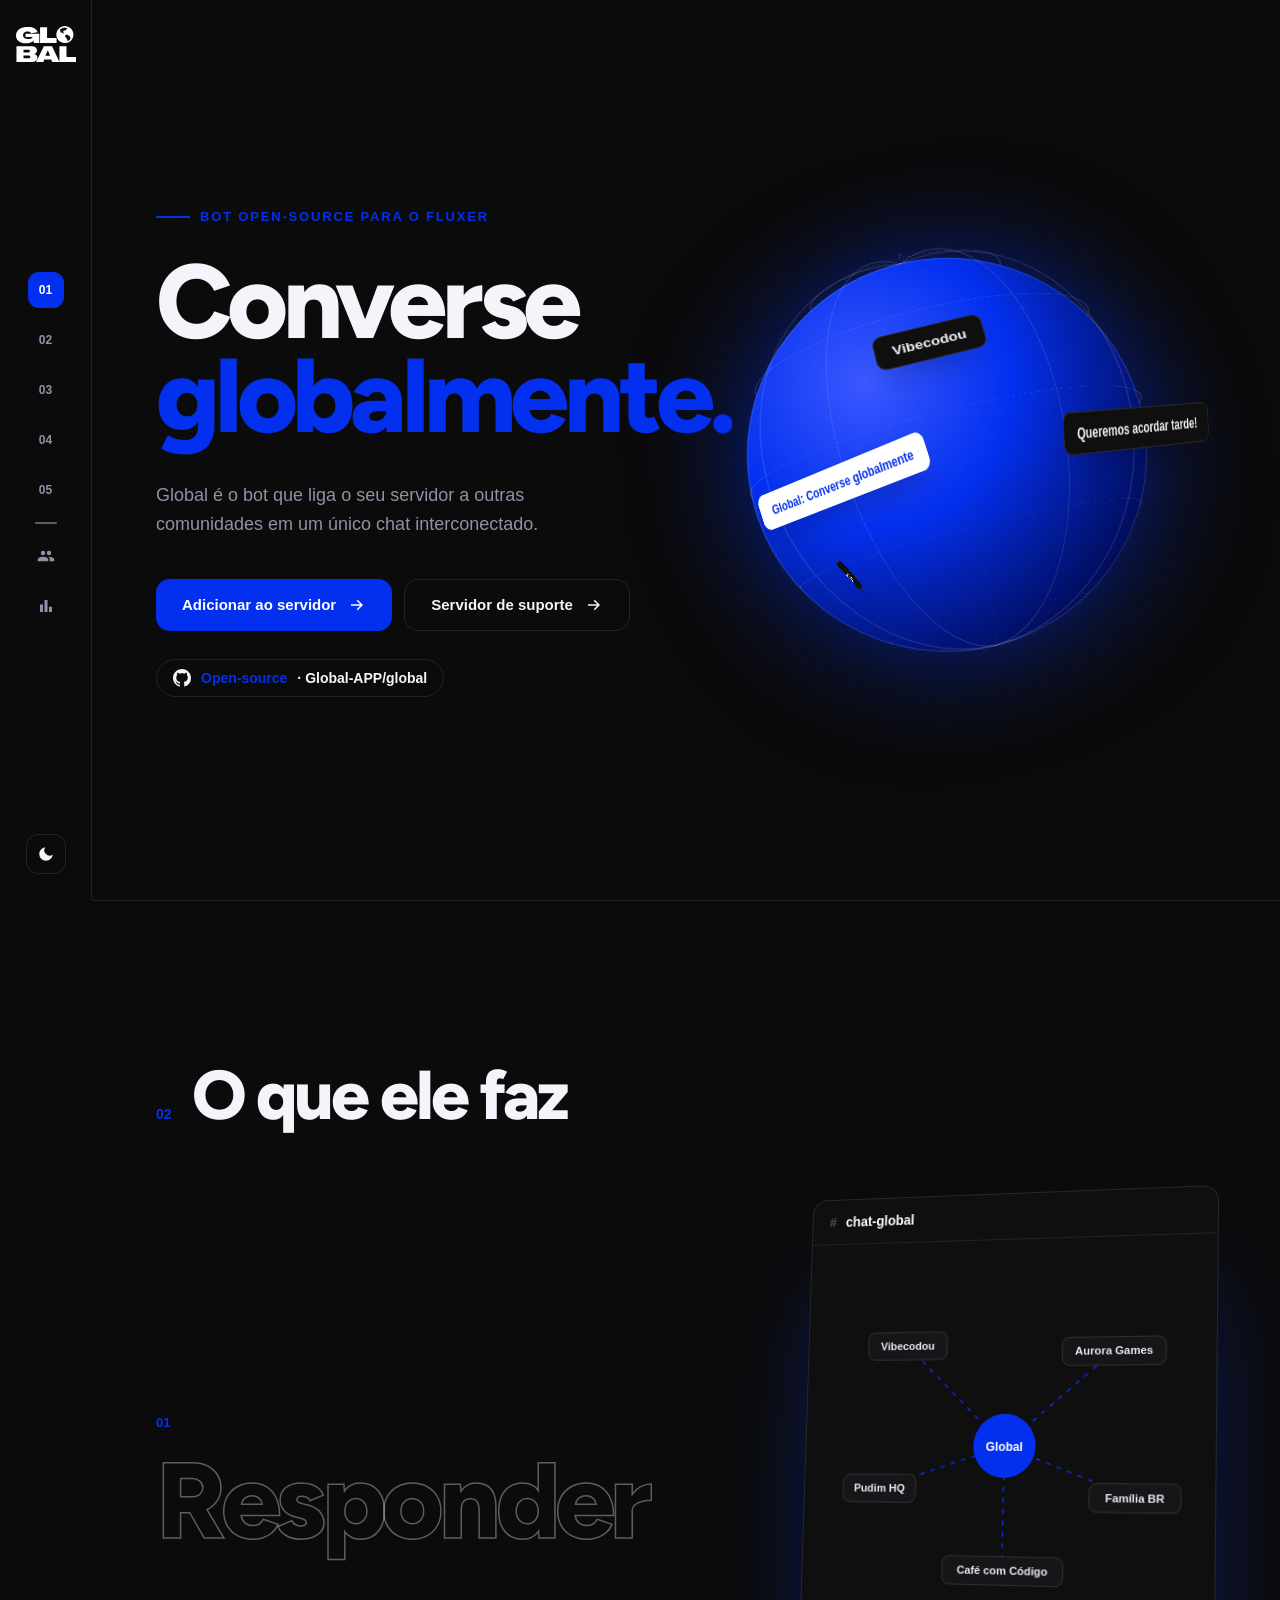
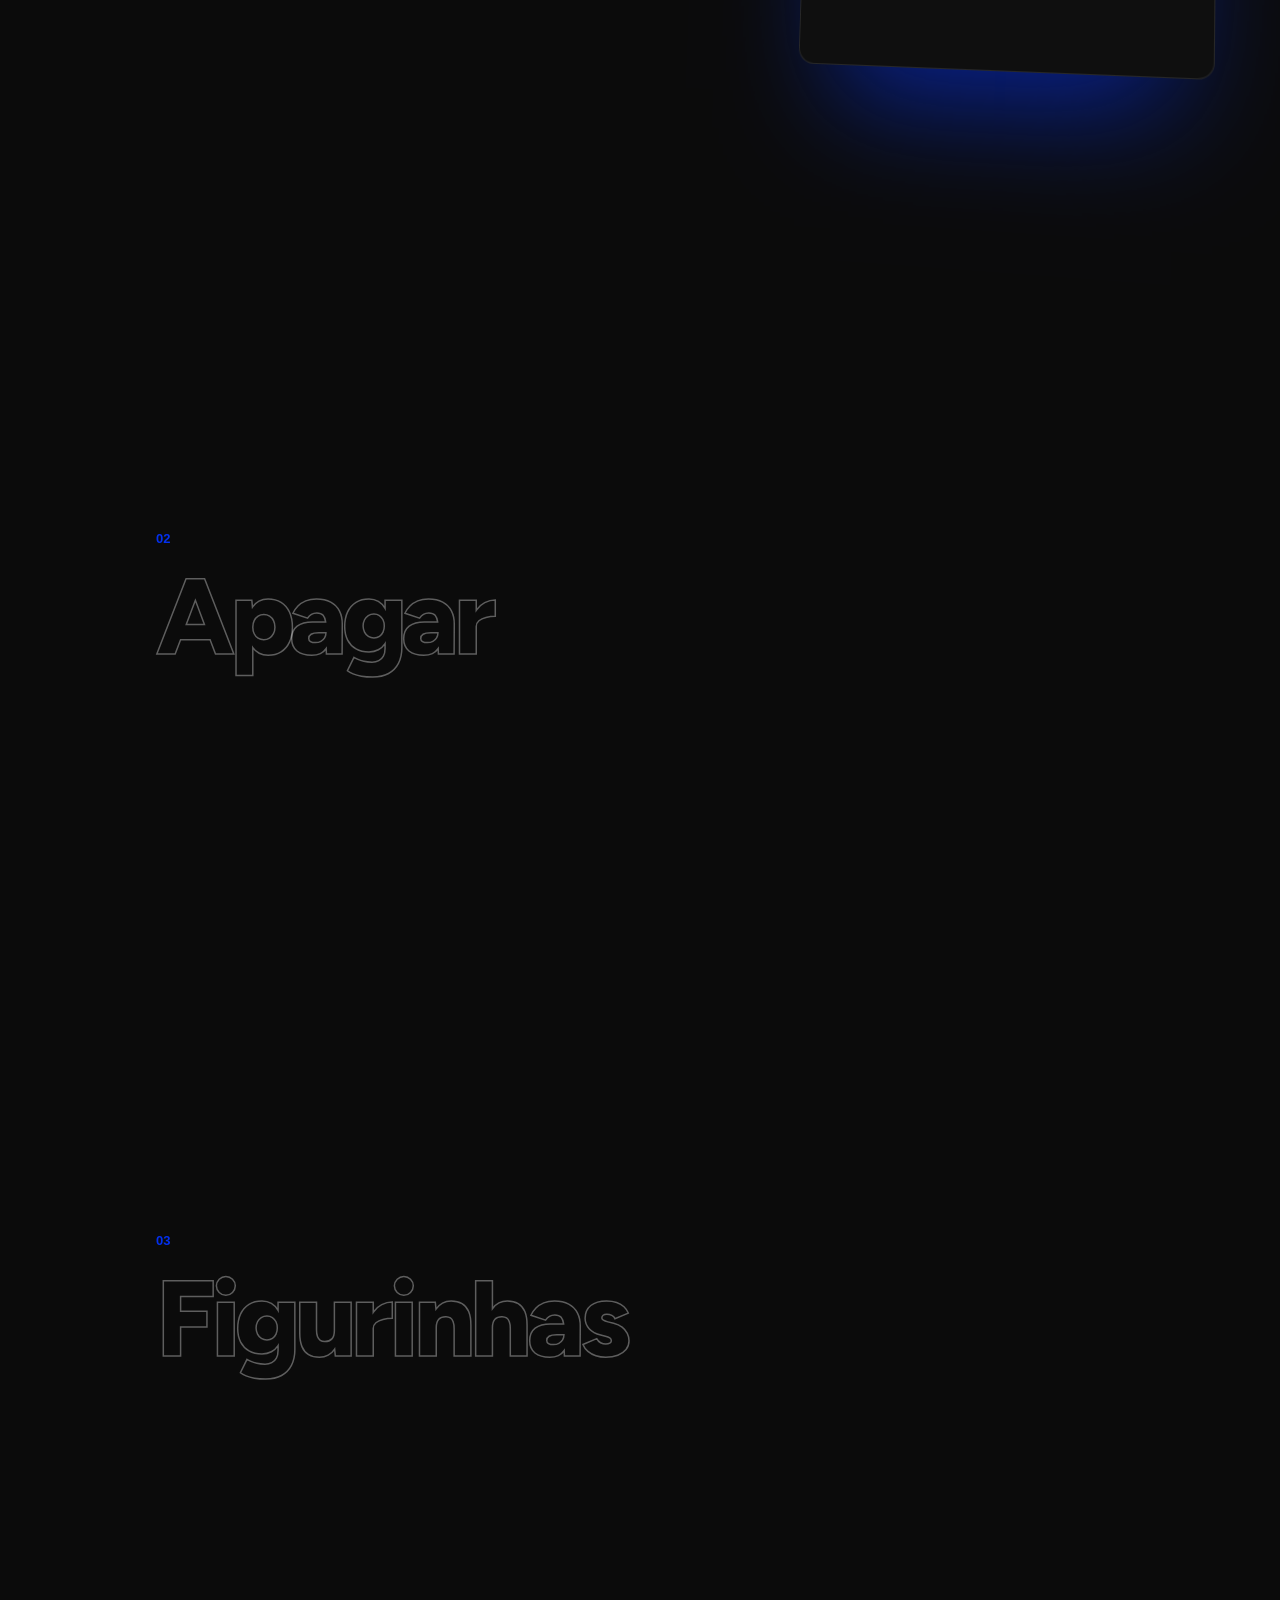
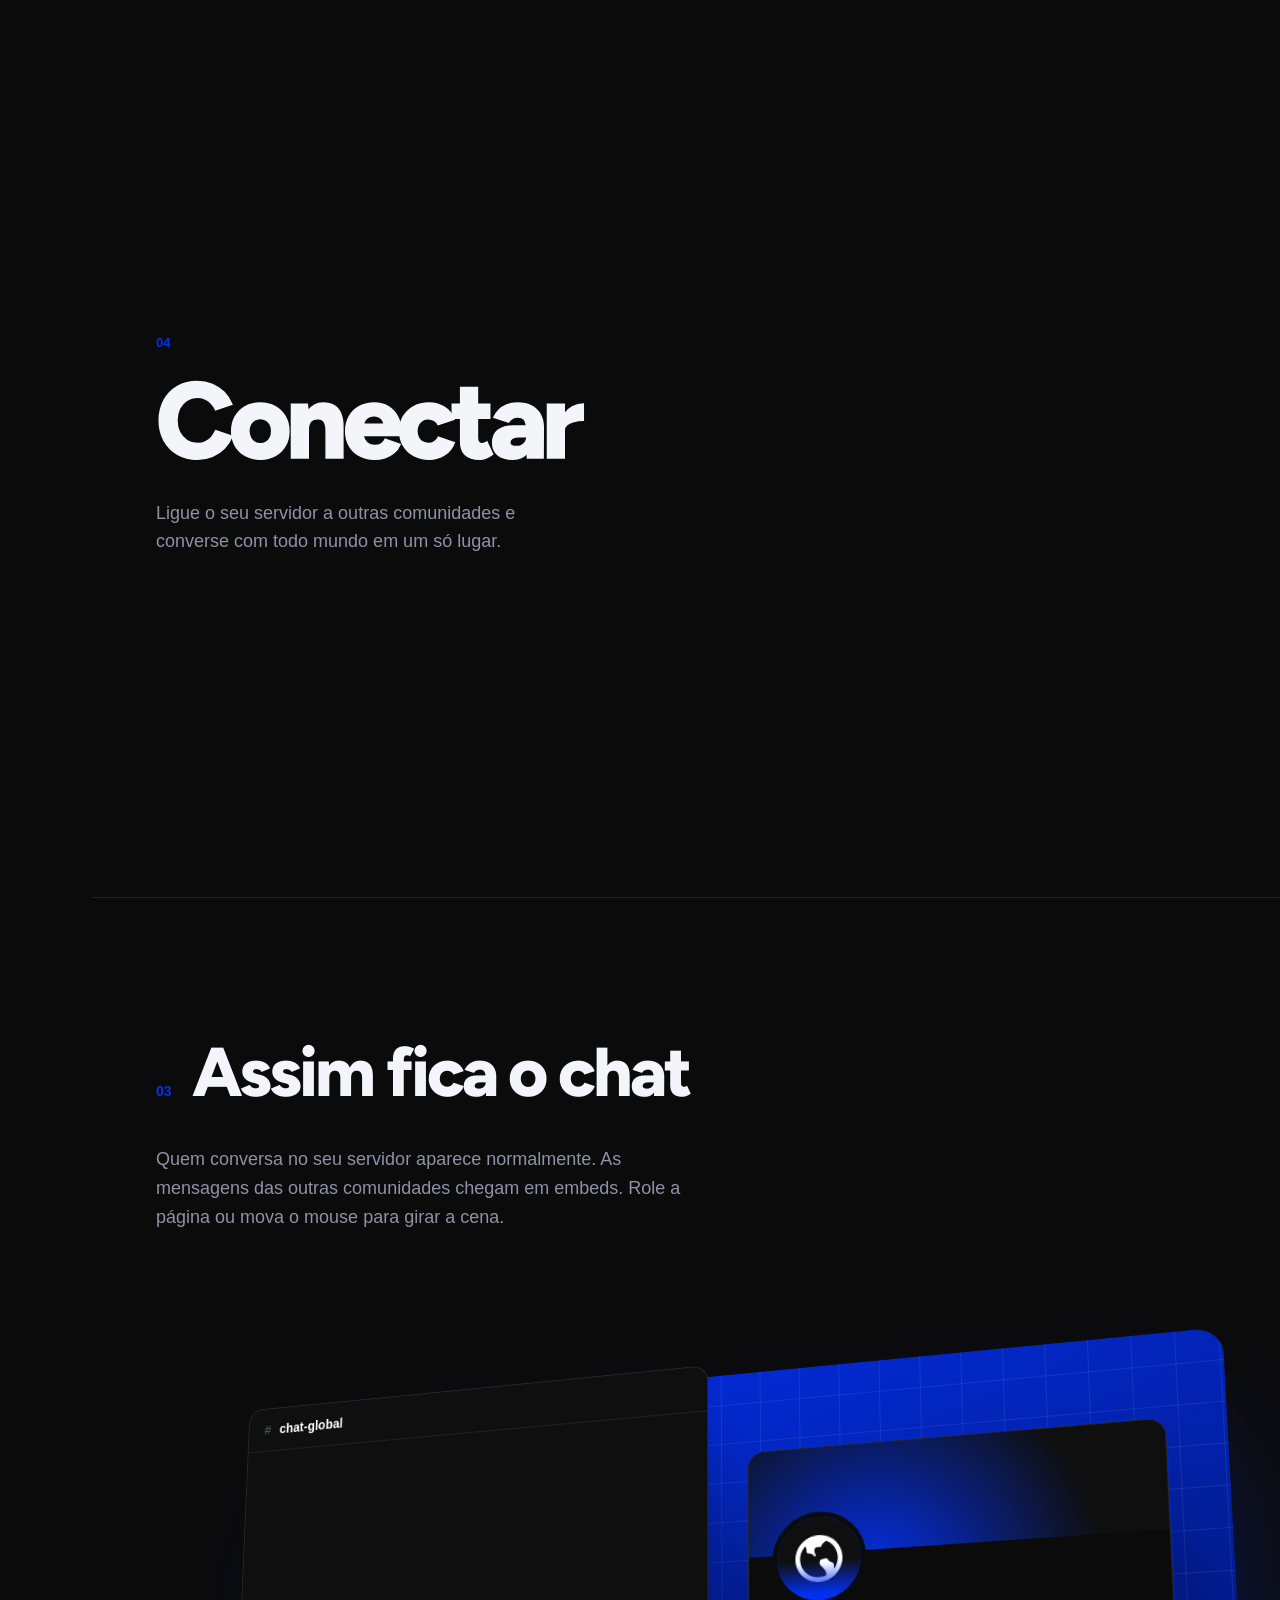
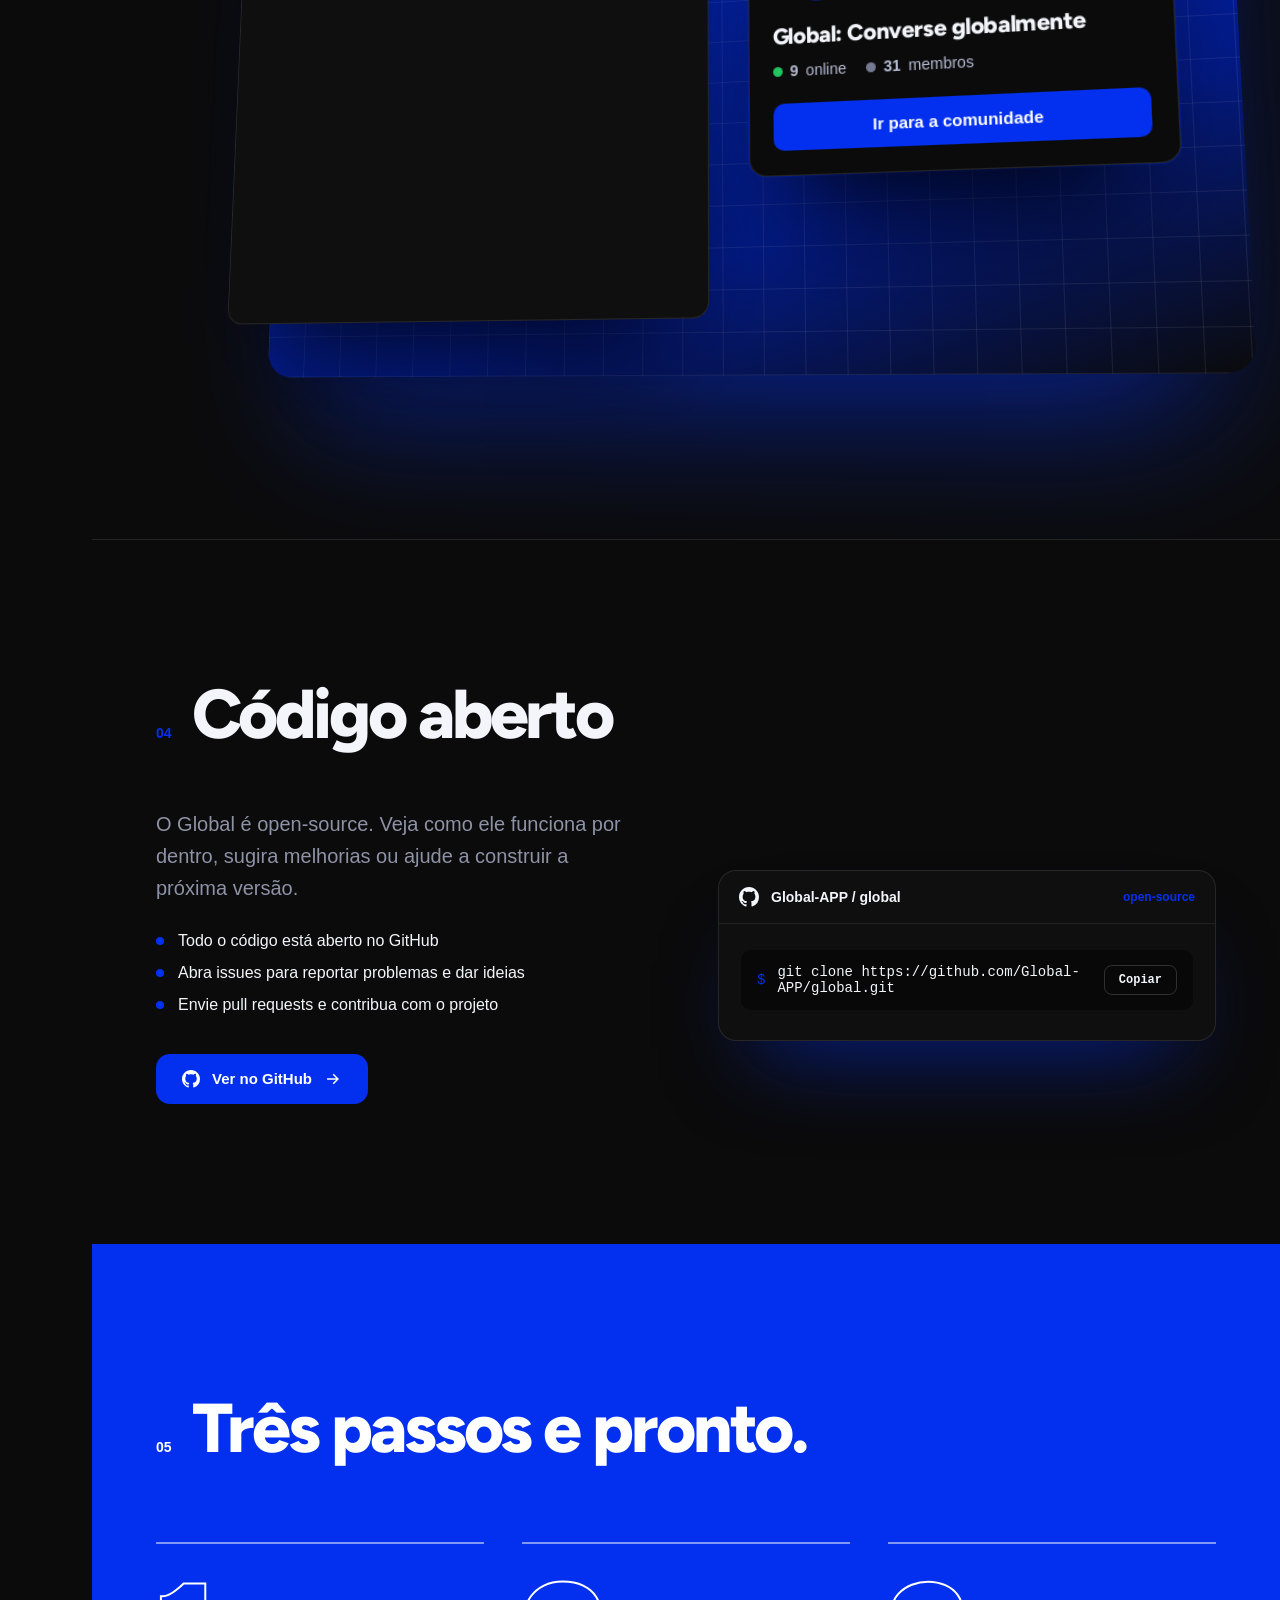
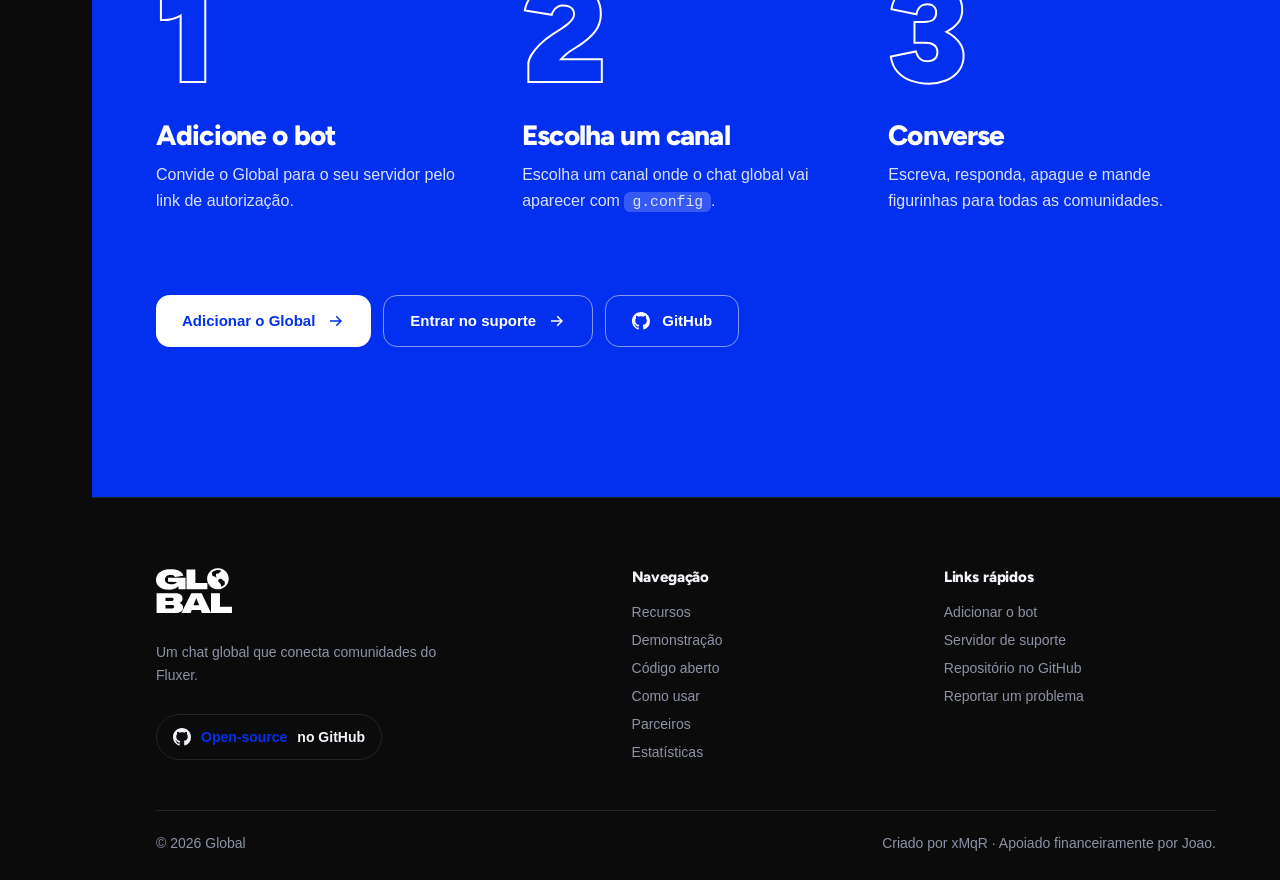
<file: index.html>
<!DOCTYPE html>
<html lang="pt-BR" data-theme="dark">
<head>
  <meta charset="UTF-8">
  <meta name="viewport" content="width=device-width, initial-scale=1">
  <meta name="description" content="Global é um bot open-source do Fluxer que conecta comunidades em um chat global interconectado.">
  <meta name="theme-color" content="#0330ef">
  <title>Global — Converse globalmente</title>
  <link rel="icon" type="image/png" href="assets/global.png">
  <link rel="preconnect" href="https://fonts.googleapis.com">
  <link rel="preconnect" href="https://fonts.gstatic.com" crossorigin>
  <link href="https://fonts.googleapis.com/css2?family=Figtree:wght@700;800;900&display=swap" rel="stylesheet">

  <link rel="stylesheet" href="css/style.css">
</head>

<body>
  <aside class="sidebar">
    <a class="sidebar__logo" href="#inicio" aria-label="Global — início">
      <img class="wordmark" src="assets/wordmark.svg" alt="" width="1920" height="1157">
    </a>

    <nav class="sidebar__nav" aria-label="Seções">
      <a class="sidebar__link" href="#inicio" data-section="inicio">01<span>Início</span></a>
      <a class="sidebar__link" href="#recursos" data-section="recursos">02<span>Recursos</span></a>
      <a class="sidebar__link" href="#demo" data-section="demo">03<span>Demonstração</span></a>
      <a class="sidebar__link" href="#codigo-aberto" data-section="codigo-aberto">04<span>Código aberto</span></a>
      <a class="sidebar__link" href="#como" data-section="como">05<span>Como usar</span></a>
      <hr class="sidebar__divider">
      <a class="sidebar__link" href="parceiros.html">
        <svg class="icon" aria-hidden="true"><use href="#partners"/></svg><span>Parceiros</span>
      </a>
      <a class="sidebar__link" href="estatisticas.html">
        <svg class="icon" aria-hidden="true"><use href="#chart"/></svg><span>Estatísticas</span>
      </a>
    </nav>

    <button class="theme-toggle" type="button" data-theme-toggle aria-label="Alternar tema">
      <svg class="icon icon--moon" aria-hidden="true"><use href="#moon"/></svg>
      <svg class="icon icon--sun" aria-hidden="true"><use href="#sun"/></svg>
    </button>
  </aside>

  <header class="topbar">
    <a class="topbar__logo" href="#inicio" aria-label="Global — início">
      <img class="wordmark" src="assets/wordmark.svg" alt="" width="1920" height="1157">
    </a>

    <div class="topbar__actions">
      <button class="theme-toggle" type="button" data-theme-toggle aria-label="Alternar tema">
        <svg class="icon icon--moon" aria-hidden="true"><use href="#moon"/></svg>
        <svg class="icon icon--sun" aria-hidden="true"><use href="#sun"/></svg>
      </button>
      <button class="theme-toggle" type="button" data-menu-open aria-label="Abrir menu">
        <svg class="icon" aria-hidden="true"><use href="#burger"/></svg>
      </button>
    </div>
  </header>

  <dialog class="menu" id="menu" aria-label="Menu">
    <button class="theme-toggle menu__close" type="button" data-menu-close aria-label="Fechar menu">
      <svg class="icon" aria-hidden="true"><use href="#close"/></svg>
    </button>

    <nav class="menu__nav">
      <a class="menu__link" href="#inicio">Início</a>
      <a class="menu__link" href="#recursos">Recursos</a>
      <a class="menu__link" href="#demo">Demonstração</a>
      <a class="menu__link" href="#codigo-aberto">Código aberto</a>
      <a class="menu__link" href="#como">Como usar</a>
      <a class="menu__link" href="parceiros.html">Parceiros</a>
      <a class="menu__link" href="estatisticas.html">Estatísticas</a>
    </nav>

    <div class="menu__links">
      <a class="btn btn--fill" data-link="invite">Adicionar o bot</a>
      <a class="btn btn--line" data-link="github"><svg class="icon" aria-hidden="true"><use href="#github"/></svg>GitHub</a>
    </div>
  </dialog>

  <main class="page">
    <section class="hero" id="inicio">
      <div class="hero__text">
        <span class="hero__kicker">Bot open-source para o Fluxer</span>

        <h1 class="hero__title">
          <span class="hero__line"><span>Converse</span></span>
          <span class="hero__line"><span>globalmente.</span></span>
        </h1>

        <p class="hero__lead">Global é o bot que liga o seu servidor a outras comunidades em um único chat interconectado.</p>

        <div class="hero__actions">
          <a class="btn btn--fill" data-link="invite">Adicionar ao servidor <svg class="icon icon--arrow" aria-hidden="true"><use href="#arrow"/></svg></a>
          <a class="btn btn--line" data-link="support">Servidor de suporte <svg class="icon icon--arrow" aria-hidden="true"><use href="#arrow"/></svg></a>
        </div>

        <div class="hero__oss">
          <a class="pill" data-link="github">
            <svg class="icon" aria-hidden="true"><use href="#github"/></svg>
            <b>Open-source</b> · Global-APP/global
          </a>
        </div>
      </div>

      <div class="globe" aria-hidden="true">
        <div class="globe__tilt" id="globe-tilt">
          <div class="globe__core"></div>
          <div class="globe__spin" id="globe-spin"></div>
        </div>
      </div>
    </section>

    <section class="features" id="recursos">
      <div class="section-head reveal">
        <span class="section-head__num">02</span>
        <h2>O que ele faz</h2>
      </div>

      <div class="features__grid">
        <div class="features__list">
          <article class="feature" data-feature="0">
            <span class="feature__num">01</span>
            <h3 class="feature__title">Responder</h3>
            <p class="feature__text">Responda a qualquer mensagem do chat e a resposta chega em todas as comunidades conectadas.</p>
          </article>
          <article class="feature" data-feature="1">
            <span class="feature__num">02</span>
            <h3 class="feature__title">Apagar</h3>
            <p class="feature__text">Apagou uma mensagem? Ela some de todos os servidores ao mesmo tempo.</p>
          </article>
          <article class="feature" data-feature="2">
            <span class="feature__num">03</span>
            <h3 class="feature__title">Figurinhas</h3>
            <p class="feature__text">Mande figurinhas e dê mais cara de comunidade ao bate-papo.</p>
          </article>
          <article class="feature" data-feature="3">
            <span class="feature__num">04</span>
            <h3 class="feature__title">Conectar</h3>
            <p class="feature__text">Ligue o seu servidor a outras comunidades e converse com todo mundo em um só lugar.</p>
          </article>
        </div>

        <div class="features__preview">
          <div class="window preview">
            <div class="window__bar"><i>#</i><b>chat-global</b></div>
            <div class="preview__stack" id="preview-stack"></div>
          </div>
        </div>
      </div>
    </section>

    <section class="demo" id="demo">
      <div class="section-head reveal">
        <span class="section-head__num">03</span>
        <h2>Assim fica o chat</h2>
      </div>

      <p class="demo__intro reveal">Quem conversa no seu servidor aparece normalmente. As mensagens das outras comunidades chegam em embeds. Role a página ou mova o mouse para girar a cena.</p>

      <div class="demo__stage" id="demo-stage">
        <div class="demo__scene" id="demo-scene">
          <div class="window chat">
            <div class="window__bar"><i>#</i><b>chat-global</b></div>
            <div class="chat__feed" id="chat-feed" aria-live="polite"></div>
          </div>

          <article class="window server-card">
            <div class="server-card__banner"></div>
            <div class="server-card__body">
              <span class="avatar server-card__icon"><img src="assets/icon.svg" alt=""></span>
              <h3 class="server-card__name">Global: Converse globalmente</h3>
              <p class="server-card__stats">
                <span><i></i><b data-count="9">9</b> online</span>
                <span><i></i><b data-count="31">31</b> membros</span>
              </p>
              <a class="server-card__join" data-link="support">Ir para a comunidade</a>
            </div>
          </article>
        </div>
      </div>
    </section>

    <section class="opensource" id="codigo-aberto">
      <div class="section-head reveal">
        <span class="section-head__num">04</span>
        <h2>Código aberto</h2>
      </div>

      <div class="opensource__grid">
        <div class="reveal">
          <p class="opensource__lead">O Global é open-source. Veja como ele funciona por dentro, sugira melhorias ou ajude a construir a próxima versão.</p>

          <ul class="opensource__list">
            <li>Todo o código está aberto no GitHub</li>
            <li>Abra issues para reportar problemas e dar ideias</li>
            <li>Envie pull requests e contribua com o projeto</li>
          </ul>

          <a class="btn btn--fill" data-link="github">
            <svg class="icon" aria-hidden="true"><use href="#github"/></svg>
            Ver no GitHub
            <svg class="icon icon--arrow" aria-hidden="true"><use href="#arrow"/></svg>
          </a>
        </div>

        <div class="terminal reveal">
          <div class="terminal__bar">
            <svg class="icon" aria-hidden="true"><use href="#github"/></svg>
            Global-APP / global
            <small>open-source</small>
          </div>

          <div class="terminal__body">
            <div class="terminal__line">
              <code id="clone-command">git clone https://github.com/Global-APP/global.git</code>
              <button class="terminal__copy" type="button" data-copy="#clone-command">Copiar</button>
            </div>
          </div>
        </div>
      </div>
    </section>

    <section class="how" id="como">
      <div class="section-head reveal">
        <span class="section-head__num">05</span>
        <h2>Três passos e pronto.</h2>
      </div>

      <ol class="how__steps">
        <li class="step reveal">
          <b class="step__num">1</b>
          <h3 class="step__title">Adicione o bot</h3>
          <p class="step__text">Convide o Global para o seu servidor pelo link de autorização.</p>
        </li>
        <li class="step reveal">
          <b class="step__num">2</b>
          <h3 class="step__title">Escolha um canal</h3>
          <p class="step__text">Escolha um canal onde o chat global vai aparecer com <code>g.config</code>.</p>
        </li>
        <li class="step reveal">
          <b class="step__num">3</b>
          <h3 class="step__title">Converse</h3>
          <p class="step__text">Escreva, responda, apague e mande figurinhas para todas as comunidades.</p>
        </li>
      </ol>

      <div class="how__actions">
        <a class="btn btn--white" data-link="invite">Adicionar o Global <svg class="icon icon--arrow" aria-hidden="true"><use href="#arrow"/></svg></a>
        <a class="btn btn--outline" data-link="support">Entrar no suporte <svg class="icon icon--arrow" aria-hidden="true"><use href="#arrow"/></svg></a>
        <a class="btn btn--outline" data-link="github"><svg class="icon" aria-hidden="true"><use href="#github"/></svg>GitHub</a>
      </div>
    </section>
  </main>

  <footer class="footer">
    <div class="footer__main">
      <div class="footer__brand">
        <a href="#inicio" aria-label="Global — voltar ao topo">
          <img class="wordmark" src="assets/wordmark.svg" alt="" width="1920" height="1157">
        </a>
        <p>Um chat global que conecta comunidades do Fluxer.</p>
        <a class="pill" data-link="github">
          <svg class="icon" aria-hidden="true"><use href="#github"/></svg>
          <b>Open-source</b> no GitHub
        </a>
      </div>

      <nav aria-label="Navegação">
        <h3 class="footer__title">Navegação</h3>
        <ul class="footer__list">
          <li><a href="#recursos">Recursos</a></li>
          <li><a href="#demo">Demonstração</a></li>
          <li><a href="#codigo-aberto">Código aberto</a></li>
          <li><a href="#como">Como usar</a></li>
          <li><a href="parceiros.html">Parceiros</a></li>
          <li><a href="estatisticas.html">Estatísticas</a></li>
        </ul>
      </nav>

      <nav aria-label="Links rápidos">
        <h3 class="footer__title">Links rápidos</h3>
        <ul class="footer__list">
          <li><a data-link="invite">Adicionar o bot</a></li>
          <li><a data-link="support">Servidor de suporte</a></li>
          <li><a data-link="github">Repositório no GitHub</a></li>
          <li><a data-link="issues">Reportar um problema</a></li>
        </ul>
      </nav>
    </div>

    <div class="footer__bottom">
      <span>© 2026 Global</span>
      <span>Criado por xMqR · Apoiado financeiramente por Joao.</span>
    </div>
  </footer>

  <svg aria-hidden="true" style="position: absolute; width: 0; height: 0">
    <symbol id="arrow" viewBox="0 0 24 24"><path d="M4 11h12.2l-4.6-4.6L13 5l7 7-7 7-1.4-1.4 4.6-4.6H4z"/></symbol>
    <symbol id="github" viewBox="0 0 16 16"><path d="M8 0C3.58 0 0 3.58 0 8c0 3.54 2.29 6.53 5.47 7.59.4.07.55-.17.55-.38 0-.19-.01-.82-.01-1.49-2.01.37-2.53-.49-2.69-.94-.09-.23-.48-.94-.82-1.13-.28-.15-.68-.52-.01-.53.63-.01 1.08.58 1.23.82.72 1.21 1.87.87 2.33.66.07-.52.28-.87.51-1.07-1.78-.2-3.64-.89-3.64-3.95 0-.87.31-1.59.82-2.15-.08-.2-.36-1.02.08-2.12 0 0 .67-.21 2.2.82.64-.18 1.32-.27 2-.27.68 0 1.36.09 2 .27 1.53-1.04 2.2-.82 2.2-.82.44 1.1.16 1.92.08 2.12.51.56.82 1.27.82 2.15 0 3.07-1.87 3.75-3.65 3.95.29.25.54.73.54 1.48 0 1.07-.01 1.93-.01 2.2 0 .21.15.46.55.38A8.013 8.013 0 0016 8c0-4.42-3.58-8-8-8z"/></symbol>
    <symbol id="partners" viewBox="0 0 24 24"><path d="M16 11a3 3 0 100-6 3 3 0 000 6zm-8 0a3 3 0 100-6 3 3 0 000 6zm0 2c-2.33 0-7 1.17-7 3.5V19h14v-2.5c0-2.33-4.67-3.5-7-3.5zm8 0c-.29 0-.62.02-.97.05 1.16.84 1.97 1.97 1.97 3.45V19h6v-2.5c0-2.33-4.67-3.5-7-3.5z"/></symbol>
    <symbol id="chart" viewBox="0 0 24 24"><path d="M4 20V10h4v10zm6 0V4h4v16zm6 0v-7h4v7z"/></symbol>
    <symbol id="moon" viewBox="0 0 24 24"><path d="M21 12.8A9 9 0 1111.2 3a7 7 0 009.8 9.8z"/></symbol>
    <symbol id="sun" viewBox="0 0 24 24"><path d="M12 8a4 4 0 100 8 4 4 0 000-8zM11 1h2v3h-2zm0 19h2v3h-2zM1 11h3v2H1zm19 0h3v2h-3zM4.2 5.6l1.4-1.4 2.1 2.1-1.4 1.4zm12.1 12.1l1.4-1.4 2.1 2.1-1.4 1.4zM5.6 19.8l-1.4-1.4 2.1-2.1 1.4 1.4zM17.7 7.7l-1.4-1.4 2.1-2.1 1.4 1.4z"/></symbol>
    <symbol id="burger" viewBox="0 0 24 24"><path d="M3 6h18v2H3zm0 5h18v2H3zm0 5h18v2H3z"/></symbol>
    <symbol id="close" viewBox="0 0 24 24"><path d="M5.6 4.2L12 10.6l6.4-6.4 1.4 1.4-6.4 6.4 6.4 6.4-1.4 1.4-6.4-6.4-6.4 6.4-1.4-1.4 6.4-6.4-6.4-6.4z"/></symbol>
  </svg>

  <script src="js/common.js" defer></script>
  <script src="js/home.js" defer></script>
</body>
</html>
</file>
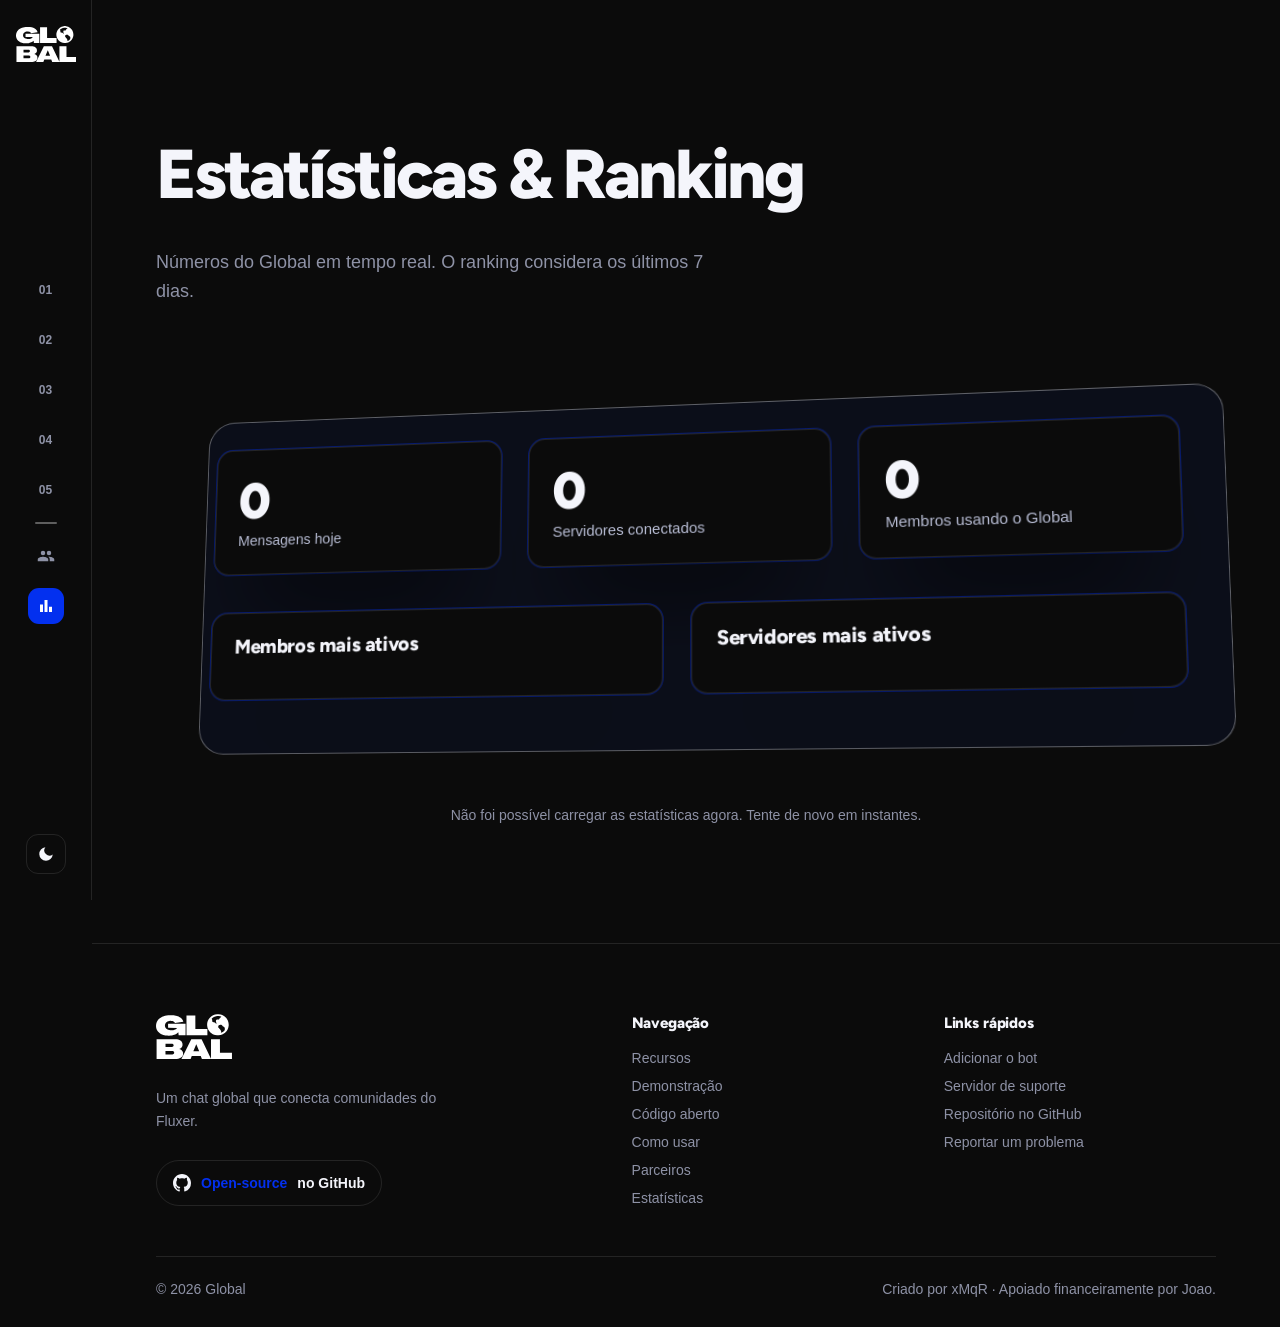
<file: estatisticas.html>
<!DOCTYPE html>
<html lang="pt-BR" data-theme="dark">
<head>
  <meta charset="UTF-8">
  <meta name="viewport" content="width=device-width, initial-scale=1">
  <meta name="description" content="Acompanhe em tempo real as estatísticas e o ranking do Global.">
  <meta name="theme-color" content="#0330ef">
  <title>Estatísticas · Global</title>
  <link rel="icon" type="image/png" href="assets/global.png">
  <link rel="preconnect" href="https://fonts.googleapis.com">
  <link rel="preconnect" href="https://fonts.gstatic.com" crossorigin>
  <link href="https://fonts.googleapis.com/css2?family=Figtree:wght@700;800;900&display=swap" rel="stylesheet">

  <link rel="stylesheet" href="css/style.css">
</head>

<body>
  <aside class="sidebar">
    <a class="sidebar__logo" href="index.html" aria-label="Global — início">
      <img class="wordmark" src="assets/wordmark.svg" alt="" width="1920" height="1157">
    </a>

    <nav class="sidebar__nav" aria-label="Seções">
      <a class="sidebar__link" href="index.html" data-section="inicio">01<span>Início</span></a>
      <a class="sidebar__link" href="index.html#recursos" data-section="recursos">02<span>Recursos</span></a>
      <a class="sidebar__link" href="index.html#demo" data-section="demo">03<span>Demonstração</span></a>
      <a class="sidebar__link" href="index.html#codigo-aberto" data-section="codigo-aberto">04<span>Código aberto</span></a>
      <a class="sidebar__link" href="index.html#como" data-section="como">05<span>Como usar</span></a>
      <hr class="sidebar__divider">
      <a class="sidebar__link" href="parceiros.html">
        <svg class="icon" aria-hidden="true"><use href="#partners"/></svg><span>Parceiros</span>
      </a>
      <a class="sidebar__link is-active" href="estatisticas.html" aria-current="page">
        <svg class="icon" aria-hidden="true"><use href="#chart"/></svg><span>Estatísticas</span>
      </a>
    </nav>

    <button class="theme-toggle" type="button" data-theme-toggle aria-label="Alternar tema">
      <svg class="icon icon--moon" aria-hidden="true"><use href="#moon"/></svg>
      <svg class="icon icon--sun" aria-hidden="true"><use href="#sun"/></svg>
    </button>
  </aside>

  <header class="topbar">
    <a class="topbar__logo" href="index.html" aria-label="Global — início">
      <img class="wordmark" src="assets/wordmark.svg" alt="" width="1920" height="1157">
    </a>

    <div class="topbar__actions">
      <button class="theme-toggle" type="button" data-theme-toggle aria-label="Alternar tema">
        <svg class="icon icon--moon" aria-hidden="true"><use href="#moon"/></svg>
        <svg class="icon icon--sun" aria-hidden="true"><use href="#sun"/></svg>
      </button>
      <button class="theme-toggle" type="button" data-menu-open aria-label="Abrir menu">
        <svg class="icon" aria-hidden="true"><use href="#burger"/></svg>
      </button>
    </div>
  </header>

  <dialog class="menu" id="menu" aria-label="Menu">
    <button class="theme-toggle menu__close" type="button" data-menu-close aria-label="Fechar menu">
      <svg class="icon" aria-hidden="true"><use href="#close"/></svg>
    </button>

    <nav class="menu__nav">
      <a class="menu__link" href="index.html">Início</a>
      <a class="menu__link" href="index.html#recursos">Recursos</a>
      <a class="menu__link" href="index.html#demo">Demonstração</a>
      <a class="menu__link" href="index.html#codigo-aberto">Código aberto</a>
      <a class="menu__link" href="index.html#como">Como usar</a>
      <a class="menu__link" href="parceiros.html">Parceiros</a>
      <a class="menu__link" href="estatisticas.html">Estatísticas</a>
    </nav>

    <div class="menu__links">
      <a class="btn btn--fill" data-link="invite">Adicionar o bot</a>
      <a class="btn btn--line" data-link="github"><svg class="icon" aria-hidden="true"><use href="#github"/></svg>GitHub</a>
    </div>
  </dialog>

  <main class="page">
    <section class="stats" id="estatisticas">
      <div class="section-head reveal">
        <h1 class="page-title">Estatísticas &amp; Ranking</h1>
      </div>

      <p class="stats__intro reveal">Números do Global em tempo real. O ranking considera os últimos 7 dias.</p>

      <div class="stats__stage" id="stats-stage">
        <div class="stats__scene" id="stats-scene">
          <div class="counters">
            <article class="counter">
              <span class="counter__value" data-stat="mensagensHoje">0</span>
              <span class="counter__label">Mensagens hoje</span>
            </article>
            <article class="counter">
              <span class="counter__value" data-stat="servidores">0</span>
              <span class="counter__label">Servidores conectados</span>
            </article>
            <article class="counter">
              <span class="counter__value" data-stat="usuariosAtivos">0</span>
              <span class="counter__label">Membros usando o Global</span>
            </article>
          </div>

          <div class="rankings">
            <section class="ranking">
              <h2 class="ranking__title">Membros mais ativos</h2>
              <ol class="ranking__list" id="ranking-users"></ol>
            </section>

            <section class="ranking">
              <h2 class="ranking__title">Servidores mais ativos</h2>
              <ol class="ranking__list" id="ranking-servers"></ol>
            </section>
          </div>
        </div>
      </div>

      <p class="stats__status" id="stats-status" role="status">Carregando…</p>
    </section>
  </main>

  <footer class="footer">
    <div class="footer__main">
      <div class="footer__brand">
        <a href="index.html" aria-label="Global — voltar ao topo">
          <img class="wordmark" src="assets/wordmark.svg" alt="" width="1920" height="1157">
        </a>
        <p>Um chat global que conecta comunidades do Fluxer.</p>
        <a class="pill" data-link="github">
          <svg class="icon" aria-hidden="true"><use href="#github"/></svg>
          <b>Open-source</b> no GitHub
        </a>
      </div>

      <nav aria-label="Navegação">
        <h3 class="footer__title">Navegação</h3>
        <ul class="footer__list">
          <li><a href="index.html#recursos">Recursos</a></li>
          <li><a href="index.html#demo">Demonstração</a></li>
          <li><a href="index.html#codigo-aberto">Código aberto</a></li>
          <li><a href="index.html#como">Como usar</a></li>
          <li><a href="parceiros.html">Parceiros</a></li>
          <li><a href="estatisticas.html">Estatísticas</a></li>
        </ul>
      </nav>

      <nav aria-label="Links rápidos">
        <h3 class="footer__title">Links rápidos</h3>
        <ul class="footer__list">
          <li><a data-link="invite">Adicionar o bot</a></li>
          <li><a data-link="support">Servidor de suporte</a></li>
          <li><a data-link="github">Repositório no GitHub</a></li>
          <li><a data-link="issues">Reportar um problema</a></li>
        </ul>
      </nav>
    </div>

    <div class="footer__bottom">
      <span>© 2026 Global</span>
      <span>Criado por xMqR · Apoiado financeiramente por Joao.</span>
    </div>
  </footer>

  <svg aria-hidden="true" style="position: absolute; width: 0; height: 0">
    <symbol id="arrow" viewBox="0 0 24 24"><path d="M4 11h12.2l-4.6-4.6L13 5l7 7-7 7-1.4-1.4 4.6-4.6H4z"/></symbol>
    <symbol id="github" viewBox="0 0 16 16"><path d="M8 0C3.58 0 0 3.58 0 8c0 3.54 2.29 6.53 5.47 7.59.4.07.55-.17.55-.38 0-.19-.01-.82-.01-1.49-2.01.37-2.53-.49-2.69-.94-.09-.23-.48-.94-.82-1.13-.28-.15-.68-.52-.01-.53.63-.01 1.08.58 1.23.82.72 1.21 1.87.87 2.33.66.07-.52.28-.87.51-1.07-1.78-.2-3.64-.89-3.64-3.95 0-.87.31-1.59.82-2.15-.08-.2-.36-1.02.08-2.12 0 0 .67-.21 2.2.82.64-.18 1.32-.27 2-.27.68 0 1.36.09 2 .27 1.53-1.04 2.2-.82 2.2-.82.44 1.1.16 1.92.08 2.12.51.56.82 1.27.82 2.15 0 3.07-1.87 3.75-3.65 3.95.29.25.54.73.54 1.48 0 1.07-.01 1.93-.01 2.2 0 .21.15.46.55.38A8.013 8.013 0 0016 8c0-4.42-3.58-8-8-8z"/></symbol>
    <symbol id="partners" viewBox="0 0 24 24"><path d="M16 11a3 3 0 100-6 3 3 0 000 6zm-8 0a3 3 0 100-6 3 3 0 000 6zm0 2c-2.33 0-7 1.17-7 3.5V19h14v-2.5c0-2.33-4.67-3.5-7-3.5zm8 0c-.29 0-.62.02-.97.05 1.16.84 1.97 1.97 1.97 3.45V19h6v-2.5c0-2.33-4.67-3.5-7-3.5z"/></symbol>
    <symbol id="chart" viewBox="0 0 24 24"><path d="M4 20V10h4v10zm6 0V4h4v16zm6 0v-7h4v7z"/></symbol>
    <symbol id="moon" viewBox="0 0 24 24"><path d="M21 12.8A9 9 0 1111.2 3a7 7 0 009.8 9.8z"/></symbol>
    <symbol id="sun" viewBox="0 0 24 24"><path d="M12 8a4 4 0 100 8 4 4 0 000-8zM11 1h2v3h-2zm0 19h2v3h-2zM1 11h3v2H1zm19 0h3v2h-3zM4.2 5.6l1.4-1.4 2.1 2.1-1.4 1.4zm12.1 12.1l1.4-1.4 2.1 2.1-1.4 1.4zM5.6 19.8l-1.4-1.4 2.1-2.1 1.4 1.4zM17.7 7.7l-1.4-1.4 2.1-2.1 1.4 1.4z"/></symbol>
    <symbol id="burger" viewBox="0 0 24 24"><path d="M3 6h18v2H3zm0 5h18v2H3zm0 5h18v2H3z"/></symbol>
    <symbol id="close" viewBox="0 0 24 24"><path d="M5.6 4.2L12 10.6l6.4-6.4 1.4 1.4-6.4 6.4 6.4 6.4-1.4 1.4-6.4-6.4-6.4 6.4-1.4-1.4 6.4-6.4-6.4-6.4z"/></symbol>
  </svg>

  <script src="js/common.js" defer></script>
  <script src="js/stats.js" defer></script>
</body>
</html>
</file>
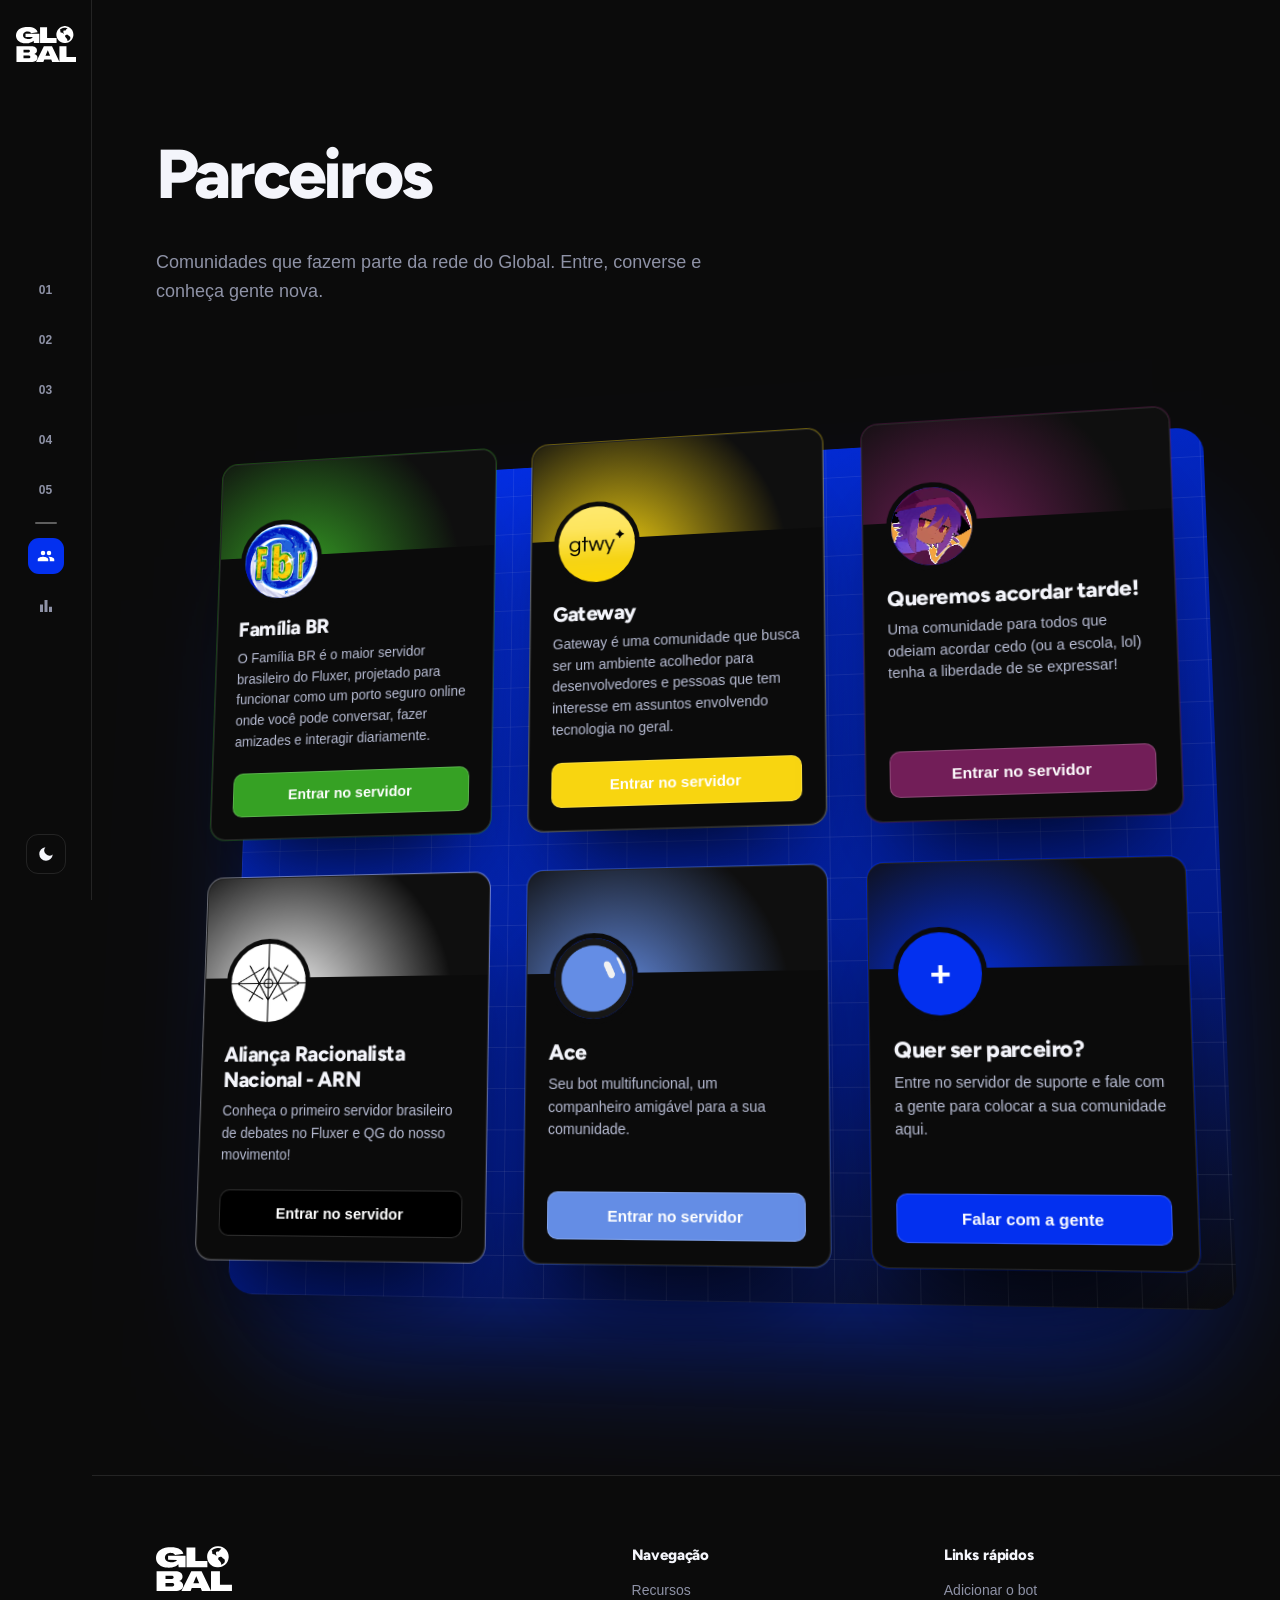
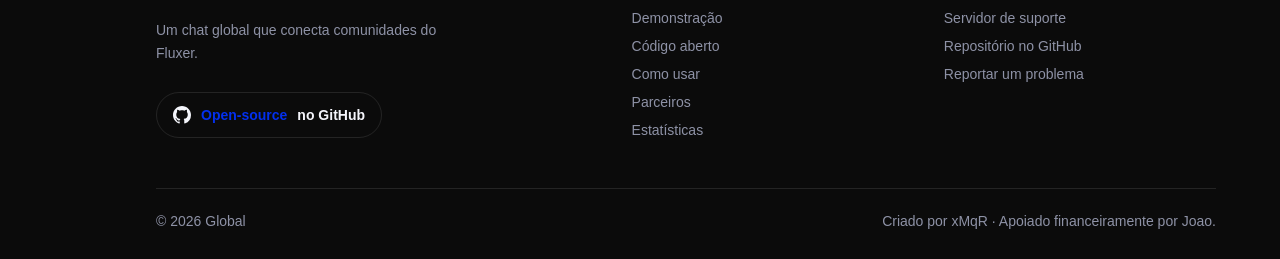
<file: parceiros.html>
<!DOCTYPE html>
<html lang="pt-BR" data-theme="dark">
<head>
  <meta charset="UTF-8">
  <meta name="viewport" content="width=device-width, initial-scale=1">
  <meta name="description" content="Conheça as comunidades parceiras do Global, que tal se tornar uma delas?">
  <meta name="theme-color" content="#0330ef">
  <title>Parceiros · Global</title>
  <link rel="icon" type="image/png" href="assets/global.png">
  <link rel="preconnect" href="https://fonts.googleapis.com">
  <link rel="preconnect" href="https://fonts.gstatic.com" crossorigin>
  <link href="https://fonts.googleapis.com/css2?family=Figtree:wght@700;800;900&display=swap" rel="stylesheet">

  <link rel="stylesheet" href="css/style.css">
</head>

<body>
  <aside class="sidebar">
    <a class="sidebar__logo" href="index.html" aria-label="Global — início">
      <img class="wordmark" src="assets/wordmark.svg" alt="" width="1920" height="1157">
    </a>

    <nav class="sidebar__nav" aria-label="Seções">
      <a class="sidebar__link" href="index.html" data-section="inicio">01<span>Início</span></a>
      <a class="sidebar__link" href="index.html#recursos" data-section="recursos">02<span>Recursos</span></a>
      <a class="sidebar__link" href="index.html#demo" data-section="demo">03<span>Demonstração</span></a>
      <a class="sidebar__link" href="index.html#codigo-aberto" data-section="codigo-aberto">04<span>Código aberto</span></a>
      <a class="sidebar__link" href="index.html#como" data-section="como">05<span>Como usar</span></a>
      <hr class="sidebar__divider">
      <a class="sidebar__link is-active" href="parceiros.html" aria-current="page">
        <svg class="icon" aria-hidden="true"><use href="#partners"/></svg><span>Parceiros</span>
      </a>
      <a class="sidebar__link" href="estatisticas.html">
        <svg class="icon" aria-hidden="true"><use href="#chart"/></svg><span>Estatísticas</span>
      </a>
    </nav>

    <button class="theme-toggle" type="button" data-theme-toggle aria-label="Alternar tema">
      <svg class="icon icon--moon" aria-hidden="true"><use href="#moon"/></svg>
      <svg class="icon icon--sun" aria-hidden="true"><use href="#sun"/></svg>
    </button>
  </aside>

  <header class="topbar">
    <a class="topbar__logo" href="index.html" aria-label="Global — início">
      <img class="wordmark" src="assets/wordmark.svg" alt="" width="1920" height="1157">
    </a>

    <div class="topbar__actions">
      <button class="theme-toggle" type="button" data-theme-toggle aria-label="Alternar tema">
        <svg class="icon icon--moon" aria-hidden="true"><use href="#moon"/></svg>
        <svg class="icon icon--sun" aria-hidden="true"><use href="#sun"/></svg>
      </button>
      <button class="theme-toggle" type="button" data-menu-open aria-label="Abrir menu">
        <svg class="icon" aria-hidden="true"><use href="#burger"/></svg>
      </button>
    </div>
  </header>

  <dialog class="menu" id="menu" aria-label="Menu">
    <button class="theme-toggle menu__close" type="button" data-menu-close aria-label="Fechar menu">
      <svg class="icon" aria-hidden="true"><use href="#close"/></svg>
    </button>

    <nav class="menu__nav">
      <a class="menu__link" href="index.html">Início</a>
      <a class="menu__link" href="index.html#recursos">Recursos</a>
      <a class="menu__link" href="index.html#demo">Demonstração</a>
      <a class="menu__link" href="index.html#codigo-aberto">Código aberto</a>
      <a class="menu__link" href="index.html#como">Como usar</a>
      <a class="menu__link" href="parceiros.html">Parceiros</a>
      <a class="menu__link" href="estatisticas.html">Estatísticas</a>
    </nav>

    <div class="menu__links">
      <a class="btn btn--fill" data-link="invite">Adicionar o bot</a>
      <a class="btn btn--line" data-link="github"><svg class="icon" aria-hidden="true"><use href="#github"/></svg>GitHub</a>
    </div>
  </dialog>

  <main class="page">
    <section class="partners" id="parceiros">
      <div class="section-head reveal">
        <h1 class="page-title">Parceiros</h1>
      </div>

      <p class="partners__intro reveal">Comunidades que fazem parte da rede do Global. Entre, converse e conheça gente nova.</p>

      <div class="partners__stage" id="partners-stage">
        <div class="partners__scene" id="partners-scene"></div>
      </div>
    </section>
  </main>

  <footer class="footer">
    <div class="footer__main">
      <div class="footer__brand">
        <a href="index.html" aria-label="Global — voltar ao topo">
          <img class="wordmark" src="assets/wordmark.svg" alt="" width="1920" height="1157">
        </a>
        <p>Um chat global que conecta comunidades do Fluxer.</p>
        <a class="pill" data-link="github">
          <svg class="icon" aria-hidden="true"><use href="#github"/></svg>
          <b>Open-source</b> no GitHub
        </a>
      </div>

      <nav aria-label="Navegação">
        <h3 class="footer__title">Navegação</h3>
        <ul class="footer__list">
          <li><a href="index.html#recursos">Recursos</a></li>
          <li><a href="index.html#demo">Demonstração</a></li>
          <li><a href="index.html#codigo-aberto">Código aberto</a></li>
          <li><a href="index.html#como">Como usar</a></li>
          <li><a href="parceiros.html">Parceiros</a></li>
          <li><a href="estatisticas.html">Estatísticas</a></li>
        </ul>
      </nav>

      <nav aria-label="Links rápidos">
        <h3 class="footer__title">Links rápidos</h3>
        <ul class="footer__list">
          <li><a data-link="invite">Adicionar o bot</a></li>
          <li><a data-link="support">Servidor de suporte</a></li>
          <li><a data-link="github">Repositório no GitHub</a></li>
          <li><a data-link="issues">Reportar um problema</a></li>
        </ul>
      </nav>
    </div>

    <div class="footer__bottom">
      <span>© 2026 Global</span>
      <span>Criado por xMqR · Apoiado financeiramente por Joao.</span>
    </div>
  </footer>

  <svg aria-hidden="true" style="position: absolute; width: 0; height: 0">
    <symbol id="arrow" viewBox="0 0 24 24"><path d="M4 11h12.2l-4.6-4.6L13 5l7 7-7 7-1.4-1.4 4.6-4.6H4z"/></symbol>
    <symbol id="github" viewBox="0 0 16 16"><path d="M8 0C3.58 0 0 3.58 0 8c0 3.54 2.29 6.53 5.47 7.59.4.07.55-.17.55-.38 0-.19-.01-.82-.01-1.49-2.01.37-2.53-.49-2.69-.94-.09-.23-.48-.94-.82-1.13-.28-.15-.68-.52-.01-.53.63-.01 1.08.58 1.23.82.72 1.21 1.87.87 2.33.66.07-.52.28-.87.51-1.07-1.78-.2-3.64-.89-3.64-3.95 0-.87.31-1.59.82-2.15-.08-.2-.36-1.02.08-2.12 0 0 .67-.21 2.2.82.64-.18 1.32-.27 2-.27.68 0 1.36.09 2 .27 1.53-1.04 2.2-.82 2.2-.82.44 1.1.16 1.92.08 2.12.51.56.82 1.27.82 2.15 0 3.07-1.87 3.75-3.65 3.95.29.25.54.73.54 1.48 0 1.07-.01 1.93-.01 2.2 0 .21.15.46.55.38A8.013 8.013 0 0016 8c0-4.42-3.58-8-8-8z"/></symbol>
    <symbol id="partners" viewBox="0 0 24 24"><path d="M16 11a3 3 0 100-6 3 3 0 000 6zm-8 0a3 3 0 100-6 3 3 0 000 6zm0 2c-2.33 0-7 1.17-7 3.5V19h14v-2.5c0-2.33-4.67-3.5-7-3.5zm8 0c-.29 0-.62.02-.97.05 1.16.84 1.97 1.97 1.97 3.45V19h6v-2.5c0-2.33-4.67-3.5-7-3.5z"/></symbol>
    <symbol id="chart" viewBox="0 0 24 24"><path d="M4 20V10h4v10zm6 0V4h4v16zm6 0v-7h4v7z"/></symbol>
    <symbol id="moon" viewBox="0 0 24 24"><path d="M21 12.8A9 9 0 1111.2 3a7 7 0 009.8 9.8z"/></symbol>
    <symbol id="sun" viewBox="0 0 24 24"><path d="M12 8a4 4 0 100 8 4 4 0 000-8zM11 1h2v3h-2zm0 19h2v3h-2zM1 11h3v2H1zm19 0h3v2h-3zM4.2 5.6l1.4-1.4 2.1 2.1-1.4 1.4zm12.1 12.1l1.4-1.4 2.1 2.1-1.4 1.4zM5.6 19.8l-1.4-1.4 2.1-2.1 1.4 1.4zM17.7 7.7l-1.4-1.4 2.1-2.1 1.4 1.4z"/></symbol>
    <symbol id="burger" viewBox="0 0 24 24"><path d="M3 6h18v2H3zm0 5h18v2H3zm0 5h18v2H3z"/></symbol>
    <symbol id="close" viewBox="0 0 24 24"><path d="M5.6 4.2L12 10.6l6.4-6.4 1.4 1.4-6.4 6.4 6.4 6.4-1.4 1.4-6.4-6.4-6.4 6.4-1.4-1.4 6.4-6.4-6.4-6.4z"/></symbol>
  </svg>

  <script src="js/common.js" defer></script>
  <script src="js/partners-data.js" defer></script>
  <script src="js/partners.js" defer></script>
</body>
</html>
</file>
<file: css/style.css>
:root {
  color-scheme: dark;
  --brand: #0330ef;
  --bg: #0b0b0b;
  --surface: #0f0f0f;
  --fg: #f4f5fb;
  --muted: #8e92a6;
  --line: rgb(255 255 255 / 0.1);
  --ring: rgb(255 255 255 / 0.16);
  --outline: rgb(255 255 255 / 0.34);
  --neutral: #34343a;
  --font-title: "Figtree", sans-serif;
  --ease: cubic-bezier(0.2, 0.8, 0.2, 1);
  --sidebar: 92px;
  --topbar: 68px;
  --gutter: 5vw;
}

:root[data-theme="light"] {
  color-scheme: light;
  --bg: #f1f2f7;
  --surface: #ffffff;
  --fg: #0b0b0b;
  --muted: #5f637a;
  --line: rgb(11 11 11 / 0.12);
  --ring: rgb(3 48 239 / 0.3);
  --outline: rgb(11 11 11 / 0.32);
}

*,
*::before,
*::after {
  box-sizing: border-box;
  margin: 0;
  padding: 0;
}

html {
  scroll-behavior: smooth;
  scroll-padding-top: var(--topbar);
}

body {
  background: var(--bg);
  color: var(--fg);
  font-family: sans-serif;
  overflow-x: hidden;
  -webkit-font-smoothing: antialiased;
}

a {
  color: inherit;
  text-decoration: none;
}

button {
  color: inherit;
  font: inherit;
  background: none;
  border: 0;
  cursor: pointer;
}

ul,
ol {
  list-style: none;
}

h1,
h2,
h3 {
  font-family: var(--font-title);
  font-weight: 800;
}

h2,
.page-title {
  font-size: clamp(36px, 5.4vw, 84px);
  letter-spacing: -0.045em;
  line-height: 0.98;
}

::selection {
  background: var(--brand);
  color: #fff;
}

:focus-visible {
  outline: 2px solid var(--brand);
  outline-offset: 3px;
}

::view-transition-old(root),
::view-transition-new(root) {
  animation: none;
  mix-blend-mode: normal;
}

::view-transition-new(root) {
  z-index: 9;
}

.icon {
  width: 18px;
  height: 18px;
  fill: currentColor;
  flex: none;
}

.wordmark {
  display: block;
  width: var(--size, 60px);
  height: auto;
}

:root[data-theme="light"] .wordmark {
  filter: invert(1);
}

.avatar {
  display: block;
  flex: none;
  align-self: flex-start;
  width: var(--size, 40px);
  aspect-ratio: 1;
  border-radius: 50%;
  overflow: hidden;
  background: var(--brand);
}

.avatar img,
.avatar video {
  display: block;
  width: 100%;
  height: 100%;
  object-fit: cover;
}

.reveal {
  opacity: 0;
  transform: translateY(50px);
  transition: opacity 1s var(--ease), transform 1s var(--ease);
}

.reveal.is-visible {
  opacity: 1;
  transform: none;
}

.section-head {
  display: flex;
  align-items: baseline;
  gap: 20px;
  margin-bottom: 60px;
}

.section-head__num {
  color: var(--brand);
  font-size: 14px;
  font-weight: 700;
}

.btn {
  position: relative;
  display: inline-flex;
  align-items: center;
  gap: 12px;
  padding: 16px 26px;
  border-radius: 14px;
  font-size: 15px;
  font-weight: 700;
  overflow: hidden;
  isolation: isolate;
  transition: color 0.4s;
}

.btn .icon {
  transition: transform 0.4s var(--ease);
}

.btn:hover .icon--arrow {
  transform: translateX(5px);
}

.btn::before {
  content: "";
  position: absolute;
  inset: 0;
  z-index: -1;
  transform: translateY(101%);
  transition: transform 0.5s var(--ease);
}

.btn:hover::before {
  transform: none;
}

.btn--fill {
  background: var(--brand);
  color: #fff;
}

.btn--fill::before {
  background: var(--fg);
}

.btn--fill:hover {
  color: var(--bg);
}

.btn--line {
  border: 1px solid var(--line);
}

.btn--line::before {
  background: var(--fg);
}

.btn--line:hover {
  color: var(--bg);
  border-color: var(--fg);
}

.btn--white {
  background: #fff;
  color: var(--brand);
}

.btn--white::before {
  background: #0b0b0b;
}

.btn--white:hover {
  color: #fff;
}

.btn--outline {
  border: 1px solid rgb(255 255 255 / 0.5);
  color: #fff;
}

.btn--outline::before {
  background: #fff;
}

.btn--outline:hover {
  color: var(--brand);
}

.pill {
  display: inline-flex;
  align-items: center;
  gap: 10px;
  padding: 9px 16px;
  border: 1px solid var(--line);
  border-radius: 999px;
  font-size: 14px;
  font-weight: 700;
  transition: border-color 0.3s, transform 0.4s var(--ease);
}

.pill:hover {
  border-color: var(--brand);
  transform: translateY(-2px);
}

.pill b {
  color: var(--brand);
}

.theme-toggle {
  display: grid;
  place-items: center;
  width: 40px;
  height: 40px;
  border: 1px solid var(--line);
  border-radius: 12px;
  transition: border-color 0.3s, transform 0.5s var(--ease);
}

.theme-toggle:hover {
  border-color: var(--brand);
  transform: rotate(90deg);
}

.theme-toggle .icon--sun {
  display: none;
}

:root[data-theme="light"] .theme-toggle .icon--sun {
  display: block;
}

:root[data-theme="light"] .theme-toggle .icon--moon {
  display: none;
}

.sidebar {
  position: fixed;
  inset: 0 auto 0 0;
  z-index: 50;
  display: flex;
  flex-direction: column;
  align-items: center;
  justify-content: space-between;
  width: var(--sidebar);
  padding-block: 26px;
  background: var(--bg);
  border-right: 1px solid var(--line);
}

.sidebar__logo {
  --size: 60px;
  display: block;
  transition: transform 0.5s var(--ease);
}

.sidebar__logo:hover {
  transform: scale(1.08) rotate(-4deg);
}

.sidebar__nav {
  display: flex;
  flex-direction: column;
  gap: 14px;
}

.sidebar__link {
  position: relative;
  display: grid;
  place-items: center;
  width: 36px;
  height: 36px;
  border-radius: 11px;
  color: var(--muted);
  font-size: 12px;
  font-weight: 700;
  transition: background 0.4s var(--ease), color 0.4s;
}

.sidebar__link:hover {
  color: var(--fg);
}

.sidebar__link.is-active {
  background: var(--brand);
  color: #fff;
}

.sidebar__link span {
  position: absolute;
  left: 50px;
  padding: 6px 12px;
  border-radius: 8px;
  background: var(--fg);
  color: var(--bg);
  font-size: 12px;
  font-weight: 600;
  white-space: nowrap;
  opacity: 0;
  transform: translateX(-8px);
  pointer-events: none;
  transition: opacity 0.3s, transform 0.4s var(--ease);
}

.sidebar__link:hover span {
  opacity: 1;
  transform: none;
}

.topbar {
  display: none;
}

.menu {
  position: fixed;
  inset: 0;
  width: 100%;
  height: 100%;
  max-width: none;
  max-height: none;
  padding: 96px 8vw 40px;
  border: 0;
  background: var(--bg);
  color: var(--fg);
}

.menu__close {
  position: absolute;
  top: 14px;
  right: 5vw;
}

.menu__nav {
  display: grid;
  gap: 6px;
}

.menu__link {
  padding-block: 14px;
  border-bottom: 1px solid var(--line);
  font-family: var(--font-title);
  font-size: clamp(32px, 9vw, 48px);
  font-weight: 800;
  letter-spacing: -0.04em;
}

.menu__links {
  display: flex;
  flex-wrap: wrap;
  gap: 10px;
  margin-top: 36px;
}

.page,
.footer {
  margin-left: var(--sidebar);
}

.hero {
  position: relative;
  display: flex;
  align-items: center;
  min-height: 100vh;
  padding-inline: var(--gutter);
  overflow: hidden;
}

.hero__text {
  position: relative;
  z-index: 3;
  max-width: 62vw;
  padding-block: 120px;
}

.hero__kicker {
  display: inline-flex;
  align-items: center;
  gap: 10px;
  margin-bottom: 30px;
  color: var(--brand);
  font-size: 13px;
  font-weight: 700;
  letter-spacing: 0.14em;
  text-transform: uppercase;
  opacity: 0;
  animation: fade-up 1s 0.1s var(--ease) forwards;
}

.hero__kicker::before {
  content: "";
  width: 34px;
  height: 2px;
  background: currentColor;
}

.hero__title {
  font-size: clamp(50px, 8.2vw, 138px);
  letter-spacing: -0.05em;
  line-height: 0.9;
}

.hero__line {
  display: block;
  padding-bottom: 0.12em;
  margin-bottom: -0.12em;
  overflow: hidden;
}

.hero__line span {
  display: inline-block;
  transform: translateY(108%);
  animation: rise 1.2s var(--ease) forwards;
}

.hero__line:nth-child(2) span {
  color: var(--brand);
  animation-delay: 0.12s;
}

.hero__lead {
  max-width: 460px;
  margin-block: 38px 40px;
  color: var(--muted);
  font-size: 18px;
  line-height: 1.6;
  opacity: 0;
  animation: fade-up 1s 0.6s var(--ease) forwards;
}

.hero__actions {
  display: flex;
  flex-wrap: wrap;
  gap: 12px;
  opacity: 0;
  animation: fade-up 1s 0.8s var(--ease) forwards;
}

.hero__oss {
  margin-top: 28px;
  opacity: 0;
  animation: fade-up 1s 1s var(--ease) forwards;
}

@keyframes rise {
  to { transform: none; }
}

@keyframes fade-up {
  from { transform: translateY(26px); }
  to { opacity: 1; transform: none; }
}

.globe {
  --globe-size: min(46vw, 700px);
  position: absolute;
  top: 50%;
  right: 3vw;
  z-index: 1;
  display: grid;
  place-items: center;
  width: var(--globe-size);
  height: var(--globe-size);
  margin-top: calc(var(--globe-size) / -2);
  perspective: 1400px;
  animation: globe-in 1.6s 0.2s var(--ease) both;
}

.globe__tilt {
  position: relative;
  width: 400px;
  height: 400px;
  scale: calc(var(--globe-size) / 560px);
  transform-style: preserve-3d;
}

.globe__core {
  position: absolute;
  inset: 0;
  border-radius: 50%;
  background: radial-gradient(circle at 34% 28%, #3a58ff 0%, #0330ef 38%, #020d5c 78%, #0b0b0b 100%);
  box-shadow: 0 0 120px -10px rgb(3 48 239 / 0.7);
}

:root[data-theme="light"] .globe__core {
  background: radial-gradient(circle at 34% 28%, #7a91ff 0%, #0330ef 45%, #021a9c 100%);
}

.globe__spin {
  position: absolute;
  inset: 0;
  transform-style: preserve-3d;
  animation: globe-spin 52s linear infinite;
}

.globe__ring {
  position: absolute;
  top: 50%;
  left: 50%;
  width: 400px;
  height: 400px;
  margin: -200px 0 0 -200px;
  border: 1px solid var(--ring);
  border-radius: 50%;
}

.globe__tag {
  position: absolute;
  top: 50%;
  left: 50%;
  padding: 9px 15px;
  border: 1px solid var(--line);
  border-radius: 9px;
  background: var(--surface);
  box-shadow: 0 12px 30px -12px rgb(0 0 0 / 0.5);
  font-size: 13px;
  font-weight: 700;
  white-space: nowrap;
  backface-visibility: hidden;
}

.globe__tag--official {
  background: #fff;
  border-color: #fff;
  color: #0330ef;
}

@keyframes globe-in {
  from { opacity: 0; transform: scale(0.7); }
}

@keyframes globe-spin {
  to { transform: rotateY(360deg); }
}

.features {
  padding: 160px var(--gutter) 100px;
  border-top: 1px solid var(--line);
}

.features__grid {
  display: grid;
  grid-template-columns: 1.15fr 0.85fr;
  gap: 5vw;
  align-items: start;
}

.features__preview {
  position: sticky;
  top: 17vh;
  perspective: 1500px;
}

.feature {
  display: flex;
  flex-direction: column;
  justify-content: center;
  min-height: 78vh;
}

.feature__num {
  margin-bottom: 20px;
  color: var(--brand);
  font-size: 13px;
  font-weight: 700;
}

.feature__title {
  color: transparent;
  font-size: clamp(44px, 8.4vw, 132px);
  letter-spacing: -0.05em;
  line-height: 0.95;
  -webkit-text-stroke: 1.5px var(--outline);
  transition: color 0.6s var(--ease), -webkit-text-stroke-color 0.6s;
}

.feature__text {
  max-width: 420px;
  margin-top: 26px;
  color: var(--muted);
  font-size: 18px;
  line-height: 1.6;
  opacity: 0;
  transform: translateY(18px);
  transition: opacity 0.6s 0.1s, transform 0.8s 0.1s var(--ease);
}

.feature.is-active .feature__title {
  color: var(--fg);
  -webkit-text-stroke-color: var(--fg);
}

.feature.is-active .feature__text {
  opacity: 1;
  transform: none;
}

.window {
  position: relative;
  border: 1px solid rgb(255 255 255 / 0.1);
  border-radius: 16px;
  background: #0f0f0f;
  color: #f4f5fb;
  overflow: hidden;
}

.window__bar {
  display: flex;
  align-items: center;
  gap: 10px;
  padding: 15px 18px;
  border-bottom: 1px solid rgb(255 255 255 / 0.08);
  color: #9a9eb2;
  font-size: 14px;
}

.window__bar b {
  color: #fff;
}

.window__bar i {
  color: #5d6178;
  font-style: normal;
}

.preview {
  max-width: 520px;
  height: 480px;
  box-shadow: 0 70px 110px -40px rgb(3 48 239 / 0.6);
  transform: rotateY(-14deg) rotateX(5deg);
  transition: transform 0.8s var(--ease);
}

.features__preview:hover .preview {
  transform: rotateY(-4deg) rotateX(1deg);
}

.preview__stack {
  position: relative;
  height: calc(100% - 50px);
}

.preview__item {
  position: absolute;
  inset: 0;
  display: flex;
  flex-direction: column;
  justify-content: center;
  padding: 22px;
  opacity: 0;
  transform: translateY(24px) scale(0.97);
  transition: opacity 0.5s, transform 0.7s var(--ease);
  pointer-events: none;
}

.preview__item.is-active {
  opacity: 1;
  transform: none;
}

.message {
  animation: message-in 0.6s var(--ease) both;
}

.message__row {
  display: flex;
  gap: 14px;
}

.message__body {
  min-width: 0;
}

.message__meta {
  display: flex;
  align-items: center;
  gap: 8px;
  margin-bottom: 3px;
}

.message__meta strong {
  font-size: 15px;
}

.message__meta small {
  color: #747a92;
  font-size: 11px;
}

.message__bot-name {
  color: #3d5bff;
}

.message__badge {
  padding: 2px 6px;
  border-radius: 5px;
  background: #0330ef;
  color: #fff;
  font-size: 10px;
  font-style: normal;
  font-weight: 700;
}

.message__text {
  color: #dfe2f2;
  font-size: 15px;
  line-height: 1.45;
}

.message__mention {
  display: inline-block;
  margin-bottom: 6px;
  padding: 0 4px;
  border-radius: 4px;
  background: rgb(3 48 239 / 0.3);
  color: #b5c1ff;
  font-size: 14px;
}

@keyframes message-in {
  from { opacity: 0; transform: translateY(24px) scale(0.96); }
}

.initial {
  display: grid;
  place-items: center;
  width: var(--size, 22px);
  aspect-ratio: 1;
  border-radius: 50%;
  background: var(--tint);
  color: #fff;
  font-size: calc(var(--size, 22px) * 0.5);
  font-weight: 700;
  flex: none;
  align-self: flex-start;
}

.reply {
  display: flex;
  align-items: center;
  gap: 7px;
  min-width: 0;
  margin-bottom: 3px;
  padding-left: 20px;
  color: #a7abbd;
  font-size: 13px;
}

.reply__curve {
  flex: none;
  width: 22px;
  height: 11px;
  margin-top: 9px;
  border-top: 2px solid #4a4c58;
  border-left: 2px solid #4a4c58;
  border-top-left-radius: 8px;
}

.reply__author {
  font-weight: 700;
  white-space: nowrap;
}

.reply__author--bot {
  color: #cfd3e8;
}

.reply__author--member {
  color: #8fa1ff;
}

.reply__text {
  overflow: hidden;
  text-overflow: ellipsis;
  white-space: nowrap;
}

.reply__text--muted {
  font-style: italic;
}

.embed {
  max-width: 420px;
  margin-top: 4px;
  padding: 12px 16px 12px 14px;
  border-left: 4px solid var(--accent, var(--neutral));
  border-radius: 6px;
  background: #080808;
}

.embed__author {
  display: flex;
  align-items: center;
  gap: 9px;
  margin-bottom: 6px;
  font-size: 13px;
  font-weight: 700;
}

.embed__author span {
  overflow: hidden;
  text-overflow: ellipsis;
  white-space: nowrap;
}

.embed__text {
  margin-bottom: 9px;
  color: #dfe2f2;
  font-size: 14px;
  line-height: 1.4;
}

.embed__footer {
  color: #cfd3e8;
  font-size: 12px;
  font-weight: 700;
}

.sticker {
  display: grid;
  place-items: center;
  width: 104px;
  height: 104px;
  margin-bottom: 9px;
  border-radius: 14px;
  background: linear-gradient(135deg, var(--from), var(--to));
  font-size: 56px;
}

.typing {
  display: flex;
  gap: 5px;
  height: 14px;
  padding-left: 54px;
}

.typing i {
  width: 6px;
  height: 6px;
  border-radius: 50%;
  background: #5d6178;
  animation: typing-dot 1s infinite;
}

.typing i:nth-child(2) {
  animation-delay: 0.15s;
}

.typing i:nth-child(3) {
  animation-delay: 0.3s;
}

@keyframes typing-dot {
  40% { transform: translateY(-6px); background: #0330ef; }
}

.demo {
  padding: 140px var(--gutter) 120px;
  border-top: 1px solid var(--line);
  overflow: hidden;
}

.demo__intro {
  max-width: 560px;
  margin-top: -20px;
  color: var(--muted);
  font-size: 18px;
  line-height: 1.6;
}

.demo__stage {
  margin-top: 56px;
  padding-block: 30px 50px;
  perspective: 1900px;
}

.demo__scene {
  position: relative;
  display: grid;
  grid-template-columns: minmax(0, 580px) minmax(280px, 380px);
  gap: clamp(24px, 5vw, 72px);
  justify-content: center;
  align-items: center;
  padding: clamp(28px, 4vw, 56px);
  transform-style: preserve-3d;
}

.demo__scene::before,
.partners__scene::before {
  content: "";
  position: absolute;
  inset: 0;
  border-radius: 28px;
  background:
    repeating-linear-gradient(0deg, rgb(255 255 255 / 0.08) 0 1px, transparent 1px 44px),
    repeating-linear-gradient(90deg, rgb(255 255 255 / 0.08) 0 1px, transparent 1px 44px),
    linear-gradient(160deg, #0330ef, #021a8a 70%, #0b0b0b);
  box-shadow: 0 80px 140px -50px rgb(3 48 239 / 0.6);
  transform: translateZ(-140px);
}

.chat {
  transform: translateZ(40px);
  box-shadow: 0 70px 110px -40px rgb(0 0 0 / 0.8);
  animation: float 8s ease-in-out infinite;
}

.chat__feed {
  display: flex;
  flex-direction: column;
  justify-content: flex-end;
  gap: 16px;
  height: 500px;
  padding: 20px;
  overflow: hidden;
}

.server-card {
  transform: translateZ(130px);
  background: #0b0b0b;
  box-shadow: 0 70px 110px -40px rgb(0 0 0 / 0.9), 0 0 0 1px rgb(3 48 239 / 0.4);
  animation: float 7s 1s ease-in-out infinite reverse;
}

.server-card__banner {
  height: 100px;
  background: radial-gradient(circle at 30% 130%, #0330ef, transparent 70%), #0f0f0f;
}

.server-card__body {
  padding: 0 22px 22px;
}

.server-card__icon {
  --size: 78px;
  margin-top: -39px;
  border: 5px solid #0b0b0b;
  box-sizing: content-box;
}

.server-card__name {
  margin-block: 14px 12px;
  font-size: 21px;
  letter-spacing: -0.02em;
}

.server-card__stats {
  display: flex;
  gap: 18px;
  margin-bottom: 22px;
  color: #b8bdd4;
  font-size: 14px;
}

.server-card__stats span {
  display: flex;
  align-items: center;
  gap: 7px;
}

.server-card__stats i {
  width: 9px;
  height: 9px;
  border-radius: 50%;
  background: #23c55e;
}

.server-card__stats span + span i {
  background: #747a92;
}

.server-card__join {
  display: block;
  padding: 13px;
  border-radius: 10px;
  background: #0330ef;
  color: #fff;
  font-size: 15px;
  font-weight: 700;
  text-align: center;
  transition: transform 0.3s var(--ease), box-shadow 0.3s;
}

.server-card__join:hover {
  transform: translateY(-3px);
  box-shadow: 0 14px 30px -8px #0330ef;
}

@keyframes float {
  50% { translate: 0 -14px; }
}

.vanish .message {
  animation: vanish 5s ease-in-out infinite;
}

@keyframes vanish {
  0%, 45% { opacity: 1; transform: none; filter: none; }
  60% { opacity: 0; transform: translateX(50px) scale(0.94); filter: blur(8px); }
  92% { opacity: 0; transform: translateX(-30px); filter: none; }
  100% { opacity: 1; transform: none; }
}

.sync {
  display: grid;
  gap: 8px;
  margin-top: 24px;
}

.sync div {
  display: flex;
  justify-content: space-between;
  padding: 11px 14px;
  border: 1px solid rgb(255 255 255 / 0.08);
  border-radius: 8px;
  color: #b9bdd0;
  font-size: 13px;
}

.sync div::after {
  content: "mensagem removida";
  color: #23c55e;
  font-size: 12px;
  opacity: 0;
  animation: sync-ok 5s infinite;
  animation-delay: var(--delay);
}

@keyframes sync-ok {
  0%, 50% { opacity: 0; }
  62%, 90% { opacity: 1; }
  100% { opacity: 0; }
}

.sticker-grid {
  display: grid;
  grid-template-columns: repeat(3, 1fr);
  gap: 14px;
}

.sticker-grid .sticker {
  width: 100%;
  height: auto;
  aspect-ratio: 1;
  margin: 0;
  font-size: 54px;
  animation: wobble 2.6s ease-in-out infinite;
  animation-delay: var(--delay);
}

@keyframes wobble {
  50% { transform: translateY(-9px) rotate(-5deg); }
}

.network {
  width: 100%;
  height: auto;
}

.network__link {
  stroke: #0330ef;
  stroke-width: 1.5;
  stroke-dasharray: 5 7;
  animation: dash 1.2s linear infinite;
}

.network__pulse {
  fill: #0330ef;
  transform-box: fill-box;
  transform-origin: center;
  animation: pulse 2.4s infinite;
}

.network__node {
  fill: #161618;
  stroke: rgb(255 255 255 / 0.14);
}

.network__label {
  fill: #e8eaf5;
  font: 700 12px sans-serif;
  text-anchor: middle;
}

@keyframes dash {
  to { stroke-dashoffset: -24; }
}

@keyframes pulse {
  from { transform: scale(1); opacity: 0.55; }
  to { transform: scale(2.3); opacity: 0; }
}

.opensource {
  padding: 140px var(--gutter);
  border-top: 1px solid var(--line);
}

.opensource__grid {
  display: grid;
  grid-template-columns: 1fr 1fr;
  gap: 5vw;
  align-items: center;
}

.opensource__lead {
  max-width: 480px;
  margin-bottom: 28px;
  color: var(--muted);
  font-size: 20px;
  line-height: 1.6;
}

.opensource__list {
  display: grid;
  gap: 14px;
  margin-bottom: 40px;
}

.opensource__list li {
  display: flex;
  align-items: center;
  gap: 14px;
  font-size: 16px;
}

.opensource__list li::before {
  content: "";
  flex: none;
  width: 8px;
  height: 8px;
  border-radius: 50%;
  background: var(--brand);
}

.terminal {
  overflow: hidden;
  border: 1px solid var(--line);
  border-radius: 18px;
  background: #0f0f0f;
  color: #f4f5fb;
  box-shadow: 0 50px 90px -40px rgb(3 48 239 / 0.55);
  transition: transform 0.7s var(--ease);
}

.terminal:hover {
  transform: translateY(-8px) rotate(-0.6deg);
}

.terminal__bar {
  display: flex;
  align-items: center;
  gap: 12px;
  padding: 16px 20px;
  border-bottom: 1px solid rgb(255 255 255 / 0.08);
  font-size: 14px;
  font-weight: 700;
}

.terminal__bar .icon {
  width: 20px;
  height: 20px;
}

.terminal__bar small {
  margin-left: auto;
  color: #0330ef;
  font-size: 12px;
}

.terminal__body {
  display: grid;
  grid-template-columns: minmax(0, 1fr);
  gap: 18px;
  padding: 26px 22px 30px;
}

.terminal__line {
  display: flex;
  align-items: center;
  gap: 12px;
  padding: 14px 16px;
  border-radius: 10px;
  background: #080808;
  font-family: ui-monospace, "Cascadia Code", Consolas, monospace;
  font-size: 14px;
}

.terminal__line code {
  flex: 1;
  min-width: 0;
  overflow-wrap: anywhere;
}

.terminal__line::before {
  content: "$";
  color: #0330ef;
}

.terminal__copy {
  padding: 7px 14px;
  border: 1px solid rgb(255 255 255 / 0.16);
  border-radius: 8px;
  font-size: 12px;
  font-weight: 700;
  transition: background 0.3s, border-color 0.3s;
}

.terminal__copy:hover {
  background: #0330ef;
  border-color: #0330ef;
}

.how {
  padding: 150px var(--gutter);
  background: var(--brand);
  color: #fff;
  overflow: hidden;
}

.how .section-head__num {
  color: #fff;
}

.how h2 {
  max-width: 900px;
}

.how__steps {
  display: grid;
  grid-template-columns: repeat(3, 1fr);
  gap: 3vw;
  margin-block: 80px;
}

.how__actions {
  display: flex;
  flex-wrap: wrap;
  gap: 12px;
}

.step {
  padding-top: 26px;
  border-top: 2px solid rgb(255 255 255 / 0.5);
  transition: transform 0.6s var(--ease);
}

.step:hover {
  transform: translateY(-12px);
}

.step__num {
  display: block;
  color: transparent;
  font-family: var(--font-title);
  font-size: clamp(80px, 11vw, 170px);
  font-weight: 900;
  line-height: 0.9;
  -webkit-text-stroke: 2px #fff;
  transition: color 0.5s;
}

.step:hover .step__num {
  color: #fff;
}

.step__title {
  margin-block: 22px 10px;
  font-size: 28px;
  letter-spacing: -0.03em;
}

.step__text {
  max-width: 320px;
  color: rgb(255 255 255 / 0.85);
  line-height: 1.6;
}

.step__text code {
  padding: 2px 8px;
  border-radius: 6px;
  background: rgb(255 255 255 / 0.2);
  font-family: ui-monospace, Consolas, monospace;
  font-size: 0.92em;
}

.footer {
  padding: 70px var(--gutter) 30px;
  border-top: 1px solid var(--line);
  color: var(--muted);
  font-size: 14px;
}

.footer__main {
  display: grid;
  grid-template-columns: 1.6fr 1fr 1fr;
  gap: 40px;
  padding-bottom: 50px;
}

.footer__brand {
  display: grid;
  justify-items: start;
  gap: 20px;
}

.footer__brand .wordmark {
  --size: 76px;
}

.footer__brand p {
  max-width: 300px;
  line-height: 1.6;
}

.footer__brand .pill {
  color: var(--fg);
}

.footer__title {
  margin-bottom: 18px;
  color: var(--fg);
  font-size: 15px;
  letter-spacing: -0.01em;
}

.footer__list {
  display: grid;
  gap: 12px;
}

.footer__list a {
  display: inline-flex;
  align-items: center;
  gap: 8px;
  transition: color 0.3s, transform 0.4s var(--ease);
}

.footer__list a:hover {
  color: var(--brand);
  transform: translateX(4px);
}

.footer__bottom {
  display: flex;
  flex-wrap: wrap;
  justify-content: space-between;
  gap: 12px;
  padding-top: 24px;
  border-top: 1px solid var(--line);
}

@media (max-width: 960px) {
  .sidebar {
    display: none;
  }

  .page,
  .footer {
    margin-left: 0;
  }

  .topbar {
    position: fixed;
    inset: 0 0 auto 0;
    z-index: 50;
    display: flex;
    align-items: center;
    justify-content: space-between;
    height: var(--topbar);
    padding-inline: var(--gutter);
    background: var(--bg);
    border-bottom: 1px solid var(--line);
  }

  .topbar__logo {
    --size: 56px;
  }

  .topbar__actions {
    display: flex;
    gap: 8px;
  }

  .hero__text {
    max-width: 100%;
    padding-block: calc(var(--topbar) + 60px) 80px;
  }

  .hero__title {
    font-size: min(13vw, 76px);
  }

  .hero__lead {
    font-size: 17px;
  }

  .globe {
    --globe-size: 92vw;
    right: -30vw;
    top: 76%;
    opacity: 0.45;
  }

  .features {
    padding-block: 100px 60px;
  }

  .features__grid {
    display: flex;
    flex-direction: column;
    align-items: stretch;
  }

  .features__preview {
    order: -1;
    top: calc(var(--topbar) + 12px);
    z-index: 5;
  }

  .feature {
    min-height: 60vh;
  }

  .feature__title {
    font-size: min(15vw, 84px);
  }

  .feature__text {
    font-size: 16px;
  }

  .preview {
    height: 330px;
    max-width: none;
    transform: none;
  }

  .section-head {
    margin-bottom: 36px;
  }

  .demo {
    padding-block: 90px 80px;
  }

  .demo__scene {
    grid-template-columns: minmax(0, 1fr);
    padding: 20px 14px;
  }

  .chat__feed {
    height: 420px;
  }

  .server-card {
    order: 2;
    transform: translateZ(70px);
  }

  .opensource {
    padding-block: 90px;
  }

  .opensource__grid {
    grid-template-columns: 1fr;
  }

  .how {
    padding-block: 100px;
  }

  .how__steps {
    grid-template-columns: 1fr;
    margin-block: 50px;
  }

  .footer__main {
    grid-template-columns: 1fr 1fr;
  }

  .footer__brand {
    grid-column: 1 / -1;
  }
}

@media (max-width: 520px) {
  .btn {
    padding: 14px 20px;
  }

  .hero__actions .btn {
    flex: 1 1 100%;
    justify-content: center;
  }

  .embed {
    padding-inline: 12px;
  }

  .terminal__line {
    flex-wrap: wrap;
  }

  .terminal__line code {
    flex-basis: 100%;
    order: 2;
  }
}

@media (prefers-reduced-motion: reduce) {
  *,
  *::before,
  *::after {
    animation-duration: 0.01ms !important;
    animation-iteration-count: 1 !important;
    transition-duration: 0.01ms !important;
  }
}

.sidebar__divider {
  align-self: center;
  width: 22px;
  height: 2px;
  border: 0;
  border-radius: 2px;
  background: var(--outline);
}

.partners {
  padding: 140px var(--gutter) 120px;
  overflow: hidden;
}

.partners__intro {
  max-width: 560px;
  margin-top: -20px;
  color: var(--muted);
  font-size: 18px;
  line-height: 1.6;
}

.partners__stage {
  margin-top: 56px;
  padding-block: 30px 50px;
  perspective: 1900px;
}

.partners__scene {
  --tilt-x: 0;
  --tilt-y: 0;
  position: relative;
  display: grid;
  grid-template-columns: repeat(auto-fill, minmax(min(100%, 290px), 1fr));
  gap: clamp(20px, 3vw, 40px);
  padding: clamp(24px, 4vw, 56px);
  transform-style: preserve-3d;
  transform: rotateX(calc(8deg + var(--tilt-x) * -8deg)) rotateY(calc(-10deg + var(--tilt-y) * 10deg));
  transition: transform 0.4s ease-out;
}

.partner {
  --accent: var(--brand);
  --rx: 0deg;
  --ry: 0deg;
  position: relative;
  display: flex;
  flex-direction: column;
  overflow: hidden;
  border: 1px solid rgb(255 255 255 / 0.1);
  border-radius: 16px;
  background: #0b0b0b;
  color: #f4f5fb;
  box-shadow: 0 60px 90px -40px rgb(0 0 0 / 0.85), 0 0 0 1px color-mix(in srgb, var(--accent) 40%, transparent);
  transform: translateZ(60px) rotateX(var(--rx)) rotateY(var(--ry));
  transition: transform 0.25s ease-out, box-shadow 0.4s;
  animation: partner-in 0.8s var(--ease) both, float 8s ease-in-out infinite;
  animation-delay: var(--delay, 0s), calc(var(--delay, 0s) * 4);
}

.partner:hover {
  box-shadow: 0 70px 100px -40px rgb(0 0 0 / 0.9), 0 0 0 1px var(--accent);
}

.partner__banner {
  height: 100px;
  background: radial-gradient(circle at 30% 130%, var(--accent), transparent 70%), #0f0f0f;
}

.partner__body {
  display: flex;
  flex: 1;
  flex-direction: column;
  padding: 0 22px 22px;
}

.partner__icon {
  --size: 78px;
  margin-top: -39px;
  border: 5px solid #0b0b0b;
  box-sizing: content-box;
  font-size: 34px;
}

.partner__name {
  margin-block: 14px 8px;
  font-size: 21px;
  letter-spacing: -0.02em;
}

.partner__text {
  flex: 1;
  margin-bottom: 22px;
  color: #b8bdd4;
  font-size: 14px;
  line-height: 1.55;
}

.partner__join {
  display: block;
  padding: 13px;
  border: 1px solid rgb(255 255 255 / 0.18);
  border-radius: 10px;
  background: var(--button, var(--accent));
  color: #fff;
  font-size: 15px;
  font-weight: 700;
  text-align: center;
  transition: transform 0.3s var(--ease), box-shadow 0.3s;
}

.partner__join:hover {
  transform: translateY(-3px);
  box-shadow: 0 14px 30px -8px var(--accent);
}

@keyframes partner-in {
  from { opacity: 0; scale: 0.9; }
}

@media (max-width: 960px) {
  .partners {
    padding-block: 100px 80px;
  }

  .partners__scene {
    padding: 20px 14px;
    transform: rotateX(4deg) rotateY(-4deg);
  }
}

.stats {
  padding: 140px var(--gutter) 120px;
  overflow: hidden;
}

.stats__intro {
  max-width: 560px;
  margin-top: -20px;
  color: var(--muted);
  font-size: 18px;
  line-height: 1.6;
}

.stats__stage {
  margin-top: 56px;
  padding-block: 30px 50px;
  perspective: 1900px;
}

.stats__scene {
  --tilt-x: 0;
  --tilt-y: 0;
  position: relative;
  display: grid;
  grid-template-columns: minmax(0, 1fr);
  gap: clamp(20px, 3vw, 40px);
  padding: clamp(24px, 4vw, 56px);
  transform-style: preserve-3d;
  transform: rotateX(calc(8deg + var(--tilt-x) * -8deg)) rotateY(calc(-10deg + var(--tilt-y) * 10deg));
  transition: transform 0.4s ease-out;
}

.stats__scene::before {
  content: "";
  position: absolute;
  inset: 0;
  border: 1px solid var(--outline);
  border-radius: 28px;
  background: color-mix(in srgb, var(--brand) 6%, transparent);
  transform: translateZ(-40px);
}

.stats__status {
  margin-top: 8px;
  color: var(--muted);
  font-size: 14px;
  text-align: center;
}

.counters,
.rankings {
  display: grid;
  grid-template-columns: repeat(auto-fit, minmax(min(100%, 260px), 1fr));
  min-width: 0;
  gap: clamp(16px, 2.5vw, 28px);
  transform-style: preserve-3d;
}

.rankings {
  grid-template-columns: repeat(auto-fit, minmax(min(100%, 340px), 1fr));
}

.counter,
.ranking {
  border: 1px solid rgb(255 255 255 / 0.1);
  border-radius: 16px;
  background: #0b0b0b;
  color: #f4f5fb;
  box-shadow: 0 60px 90px -40px rgb(0 0 0 / 0.85), 0 0 0 1px color-mix(in srgb, var(--brand) 40%, transparent);
  transform: translateZ(50px);
  animation: partner-in 0.8s var(--ease) both, float 8s ease-in-out infinite;
}

.counter {
  display: flex;
  flex-direction: column;
  gap: 6px;
  padding: 26px 24px;
}

.counter:nth-child(2) { animation-delay: 0.12s, 0.5s; }
.counter:nth-child(3) { animation-delay: 0.24s, 1s; }

.counter__value {
  font-family: "Figtree", sans-serif;
  font-size: clamp(36px, 5vw, 52px);
  font-weight: 900;
  letter-spacing: -0.03em;
  line-height: 1;
  font-variant-numeric: tabular-nums;
}

.counter__label {
  color: #b8bdd4;
  font-size: 15px;
}

.ranking {
  min-width: 0;
  padding: 24px;
  animation-delay: 0.3s, 1.5s;
}

.ranking:nth-child(2) { animation-delay: 0.42s, 2s; }

.ranking__title {
  margin-bottom: 18px;
  font-size: 20px;
  letter-spacing: -0.02em;
}

.ranking__list {
  display: grid;
  grid-template-columns: minmax(0, 1fr);
  gap: 10px;
  list-style: none;
}

.rank {
  display: flex;
  align-items: center;
  gap: 14px;
  padding: 12px 14px;
  border: 1px solid rgb(255 255 255 / 0.08);
  border-radius: 12px;
  background: #0f0f0f;
  animation: partner-in 0.6s var(--ease) both;
  animation-delay: var(--delay, 0s);
}

.rank:first-child {
  border-color: var(--brand);
  box-shadow: 0 0 24px -8px var(--brand);
}

.rank__position {
  width: 22px;
  color: #b8bdd4;
  font-family: "Figtree", sans-serif;
  font-size: 18px;
  text-align: center;
}

.rank__avatar {
  --size: 44px;
  --tint: var(--brand);
  align-self: center;
  font-size: 20px;
}

.rank__name {
  flex: 1;
  min-width: 0;
  overflow: hidden;
  font-weight: 600;
  text-overflow: ellipsis;
  white-space: nowrap;
}

.rank__total {
  flex: none;
  font-weight: 700;
  font-variant-numeric: tabular-nums;
  text-align: right;
}

.rank__total small {
  display: block;
  color: #b8bdd4;
  font-size: 11px;
  font-weight: 500;
}

.ranking__empty {
  padding: 18px 0;
  color: #b8bdd4;
  font-size: 14px;
}

@media (max-width: 960px) {
  .stats {
    padding-block: 100px 80px;
  }

  .stats__scene {
    padding: 20px 14px;
    transform: rotateX(4deg) rotateY(-4deg);
  }
}
</file>
